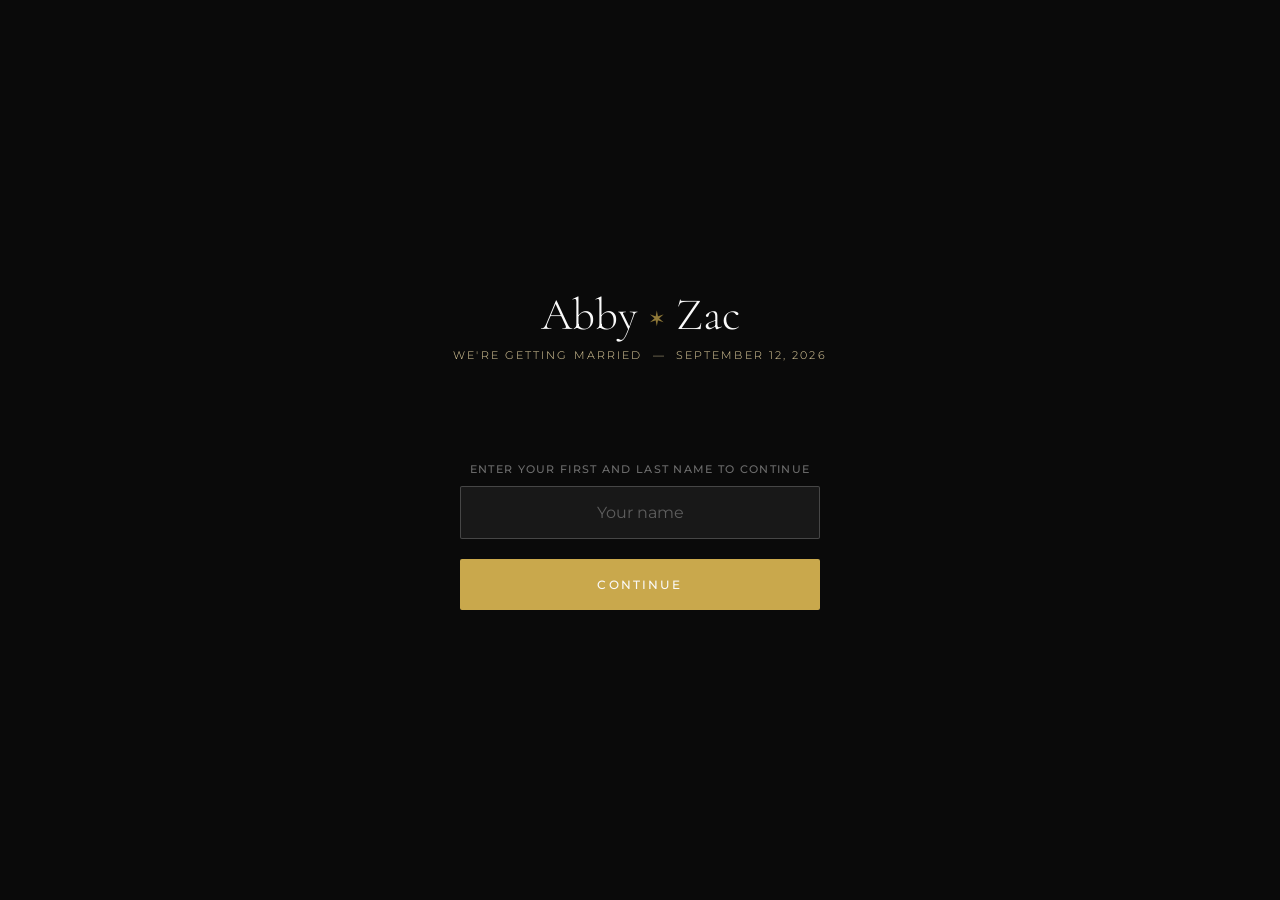
<file: index.html>
<!DOCTYPE html>
<html lang="en">
<head>
  <meta charset="UTF-8" />
  <meta name="viewport" content="width=device-width, initial-scale=1.0" />
  <meta name="color-scheme" content="light only" />
  <title>You're Invited</title>
  <link rel="stylesheet" href="style.css" />
  <style>
    .login-page { gap: 0; }
    .ornament {
      color: var(--gold);
      font-size: 1.4rem;
      margin: 0 10px;
      opacity: 0.7;
    }
    .login-names {
      display: flex;
      align-items: center;
      justify-content: center;
    }
  </style>
</head>
<body style="background-color:#1a1a1a !important; color:#f0f0f0 !important;">

<div class="login-page">

  <!-- Logo / Title -->
  <div style="margin-bottom: 48px; text-align: center;">
    <div class="login-names">
      <p class="login-logo">Abby</p>
      <span class="ornament">&#10038;</span>
      <p class="login-logo">Zac</p>
    </div>
    <p class="login-tagline">We're getting married &nbsp;&mdash;&nbsp; September 12, 2026</p>
  </div>

  <!-- Login Box -->
  <div class="login-box" id="loginBox">
    <div class="input-wrap">
      <label for="nameInput" style="color: rgba(255,255,255,0.4); text-align: center; display: block;">Enter your first and last name to continue</label>
      <input
        type="text"
        id="nameInput"
        placeholder="Your name"
        autocomplete="off"
        autocorrect="off"
        spellcheck="false"
      />
    </div>
    <button class="btn btn-gold" id="enterBtn" onclick="handleLookup()">Continue</button>
    <div class="login-error" id="loginError"></div>
  </div>

  <!-- Disambiguation (multiple households with same name) -->
  <div class="disambiguation" id="disambig">
    <p>We found more than one guest with that name. Please select your household:</p>
    <div id="householdOptions"></div>
    <button class="btn btn-ghost" onclick="resetLogin()" style="color: rgba(255,255,255,0.4); margin-top: 8px;">Go back</button>
  </div>

  <!-- Loading state -->
  <div id="loadingSpinner" class="hidden" style="margin-top: 24px;">
    <div class="spinner"></div>
  </div>

</div>

<script>
  const SCRIPT_URL = "https://script.google.com/macros/s/AKfycbwSxqyTvI2zFYyta8rZTvzchQx0I6oRDtbtVnr-eSIq3Zww2j1f8R4yg1Ipj3TCwrTkCQ/exec";

  // If already logged in, go straight to home
  if (sessionStorage.getItem("householdId")) {
    window.location.href = "home.html";
  }

  const nameInput = document.getElementById("nameInput");
  nameInput.addEventListener("keydown", e => {
    if (e.key === "Enter") handleLookup();
  });

  async function handleLookup() {
    const name = nameInput.value.trim();
    if (!name) return;

    setLoading(true);
    clearError();

    try {
      const res = await fetch(SCRIPT_URL, {
        method: "POST",
        body: JSON.stringify({ action: "lookupGuest", name })
      });
      const data = await res.json();

      if (!data.success) {
        showError("We couldn't find your name on the guest list. Please try a nickname or check your spelling.");
        setLoading(false);
        return;
      }

      if (data.status === "disambiguation") {
        showDisambiguation(data.households, name);
        setLoading(false);
        return;
      }

      // Admin bypass
      if (data.status === "admin") {
        sessionStorage.setItem("adminMode", "true");
        window.location.href = "admin.html";
        return;
      }

      // Found - save session and redirect
      saveSession(data);
      window.location.href = "home.html";

    } catch (err) {
      showError("Something went wrong. Please try again.");
      setLoading(false);
    }
  }

  function showDisambiguation(households, inputName) {
    document.getElementById("loginBox").style.display = "none";
    const disambig = document.getElementById("disambig");
    const options = document.getElementById("householdOptions");
    disambig.style.display = "block";
    options.innerHTML = "";

    households.forEach(h => {
      const div = document.createElement("div");
      div.className = "household-option";
      div.innerHTML = `
        <span>${h.displayName}</span>
        <button onclick="selectHousehold(${h.householdId}, '${inputName}')">Select</button>
      `;
      options.appendChild(div);
    });
  }

  async function selectHousehold(householdId, inputName) {
    setLoading(true);
    try {
      const res = await fetch(SCRIPT_URL, {
        method: "POST",
        body: JSON.stringify({ action: "lookupGuest", name: inputName, forcedHouseholdId: householdId })
      });
      const data = await res.json();
      if (data.success) {
        saveSession(data);
        window.location.href = "home.html";
      } else {
        showError("Something went wrong. Please try again.");
        setLoading(false);
      }
    } catch (err) {
      showError("Something went wrong. Please try again.");
      setLoading(false);
    }
  }

  function saveSession(data) {
    sessionStorage.setItem("householdId", data.householdId);
    sessionStorage.setItem("greeting", data.greeting);
    sessionStorage.setItem("displayName", data.displayName);
    sessionStorage.setItem("quizTaken", data.quizStatus === "Complete");
    sessionStorage.setItem("quizStatus", data.quizStatus || "Not Started");
    sessionStorage.setItem("quizAnswers", JSON.stringify(data.quizAnswers || []));
    sessionStorage.setItem("quizScore", data.quizScore || "");
    sessionStorage.setItem("members", JSON.stringify(data.members));
  }

  function resetLogin() {
    document.getElementById("disambig").style.display = "none";
    document.getElementById("loginBox").style.display = "block";
  }

  function setLoading(state) {
    document.getElementById("loadingSpinner").classList.toggle("hidden", !state);
    document.getElementById("enterBtn").disabled = state;
  }

  function showError(msg) {
    const el = document.getElementById("loginError");
    el.textContent = msg;
    el.style.display = "block";
  }

  function clearError() {
    const el = document.getElementById("loginError");
    el.textContent = "";
    el.style.display = "none";
  }
</script>

</body>
</html>
</file>
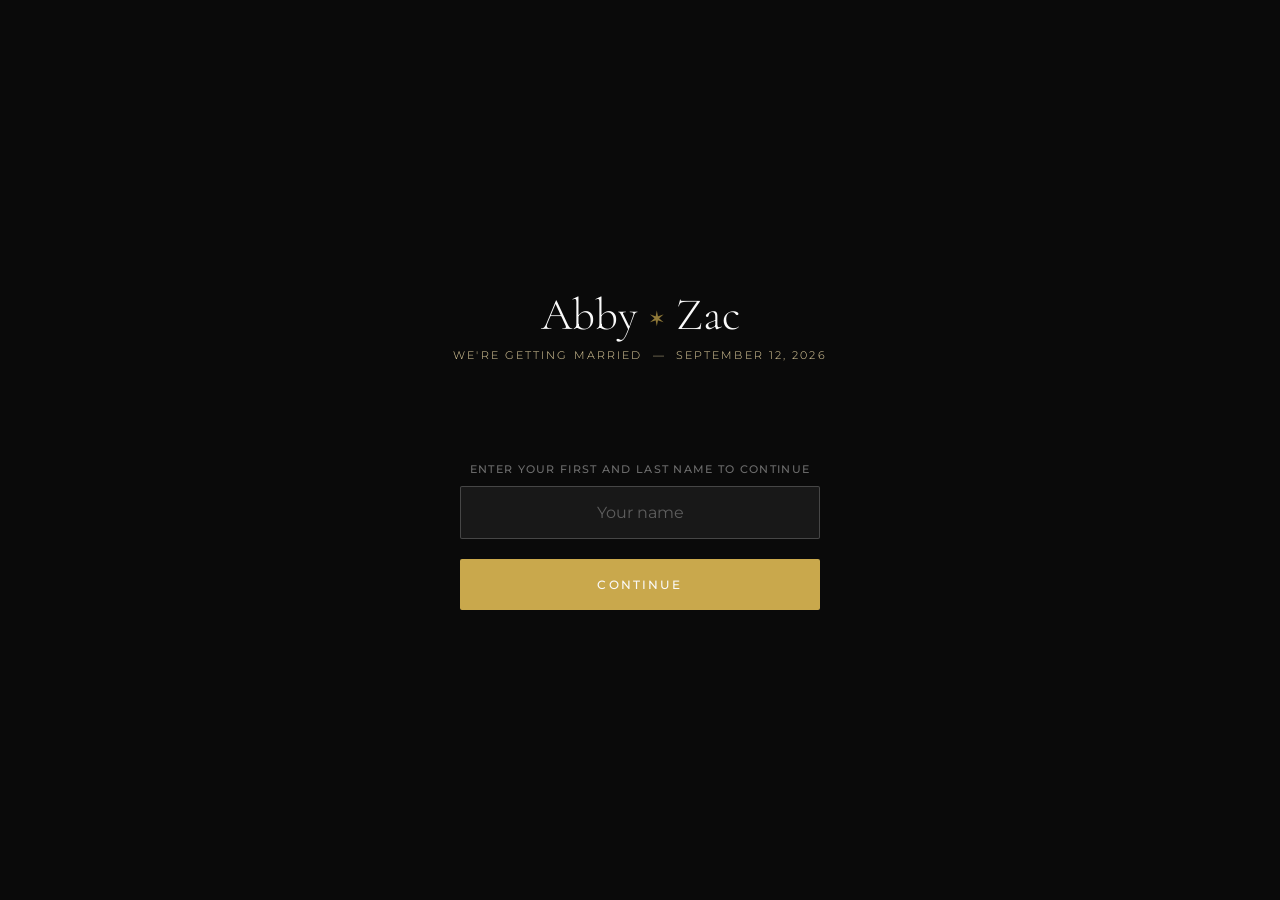
<file: about.html>
<!DOCTYPE html>
<html lang="en">
<head>
  <meta charset="UTF-8" />
  <meta name="viewport" content="width=device-width, initial-scale=1.0" />
  <meta name="color-scheme" content="light only" />
  <title>About Us</title>
  <link rel="stylesheet" href="style.css" />
</head>
<body style="background-color:#1a1a1a !important; color:#f0f0f0 !important;">

<div class="page">

  <div class="page-header">
    <a href="home.html" class="back-btn">&#8592; Back</a>
    <h1>About Us</h1>
    <p class="subtitle">Abby &amp; Zac</p>
  </div>

  <div class="content">

    <!-- Couple Photo -->
    <img
      src="couple-about.jpg"
      alt="Abby and Zac"
      class="about-photo"
      onerror="this.style.display='none'"
    />

    <!-- How We Met -->
    <div class="about-section">
      <h3>How It Started - by Zac</h3>
      <p>
        Back in 2019, a teammate of mine told me that he and his girlfriend had a friend who wanted to meet me. 
        He invited me to go out with them one night to introduce the two of us. I showed up that night and, well, 
        I don't think she wanted to meet me as badly as they said. To my surprise there was another girl tagging 
        along with us named Abby. As I introduced myself to her and got to know her I remember thinking 
        that there was something about her that I liked, something about her that just clicked. I recall telling my friend 
        later into the night "Man this is going terrible. But what's the deal with Abby? I like her".. but was told 
        she was in a long term relationship. <br>
        <br>
        Fast forward 6 months. I posted a picture to my Instagram story and Abby replied. Come to find out she was now single 
        so I asked her out on a date. I was travelling full time so I was out of town every weekend. Our first date was on a 
        Thursday night. It went really well and I was hoping to go on a second, but was worried about my schedule and hers 
        as she lived over an hour away. The day after our first date, I flew to Atlanta for a race. Shortly after 
        arriving we were told the race was cancelled because of a pandemic that was breaking out so we flew back home. I texted 
        Abby on the way back "How about a second date this weekend?" and the rest was history. <br>
        <br>
        Oh, and my teammate's girlfriend and friend from the first story? Both in the wedding party. I'm a big believer that 
        everything happens for a reason and without that awkward night I would have never married the love of my life.
      </p>
    </div>

    <div class="divider"><span>&#10038;</span></div>

    <!-- Our Story -->
    <div class="about-section">
      <h3>Our Story</h3>
      <p>
        [Share a bit about your journey as a couple — highlights, milestones,
        funny moments, adventures. This is your chance to let guests get to
        know you both a little better.]
      </p>
    </div>

    <div class="divider"><span>&#10038;</span></div>


    <!-- Quote or closing note -->
    <div style="text-align:center; padding: 8px 0 16px;">
      <p style="font-family:'Cormorant Garamond',serif; font-size:1.4rem; font-style:italic; color:#cccccc; line-height:1.6;">
        "So they are no longer two, but one flesh. Therefore what God has joined together, let no one separate." - Matthew 19:6
      </p>
    </div>

  </div>
</div>

<script>
  if (!sessionStorage.getItem("householdId")) {
    window.location.href = "index.html";
  }
</script>

</body>
</html>
</file>
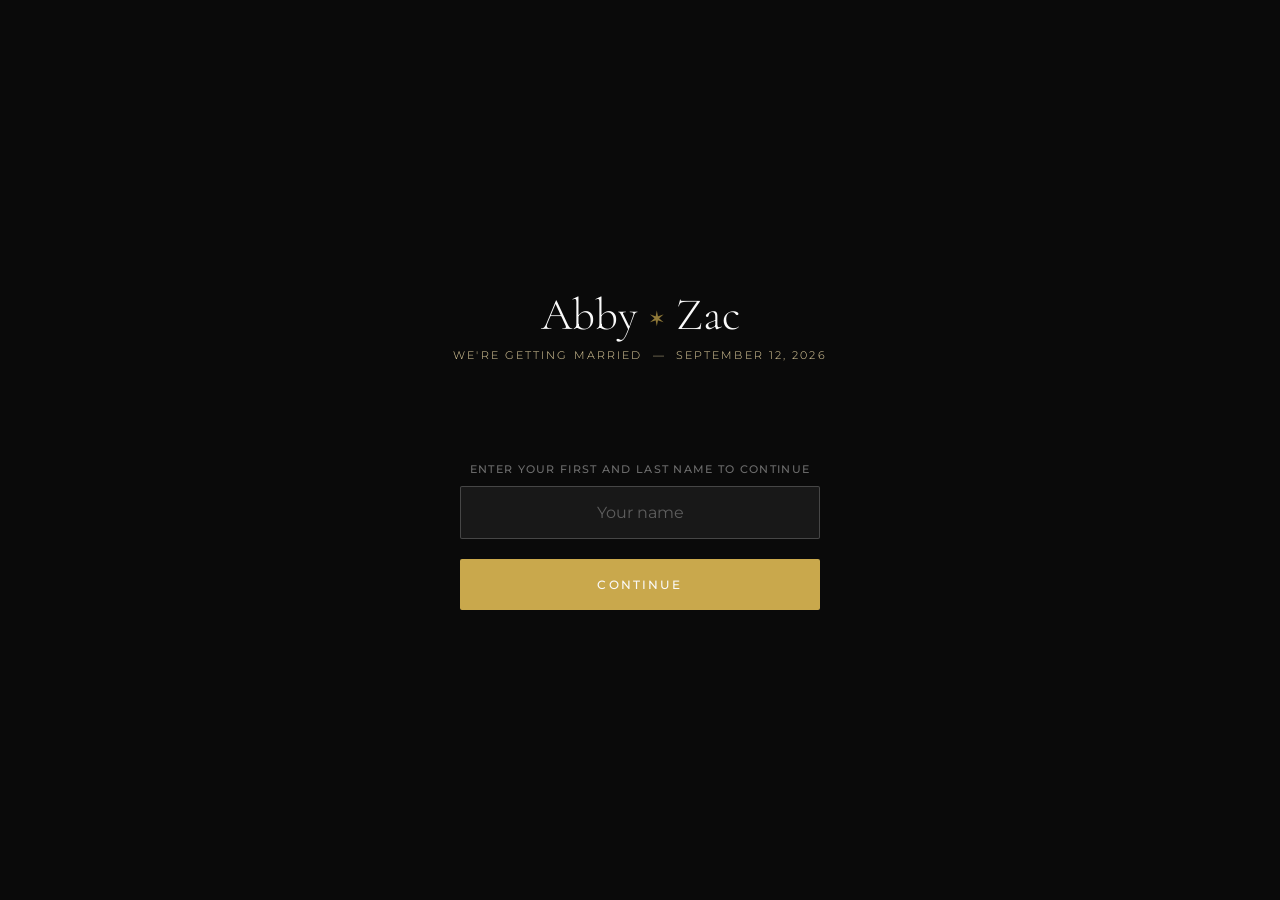
<file: admin-quiz.html>
<!DOCTYPE html>
<html lang="en">
<head>
  <meta charset="UTF-8" />
  <meta name="viewport" content="width=device-width, initial-scale=1.0" />
  <meta name="color-scheme" content="light only" />
  <title>Quiz Results</title>
  <link rel="stylesheet" href="style.css" />
  <style>
    .stat-grid {
      display: grid;
      grid-template-columns: repeat(3, 1fr);
      gap: 12px;
      margin-bottom: 24px;
    }
    .stat-box {
      background: var(--card-bg);
      border: 1px solid var(--light-gray);
      border-radius: 4px;
      padding: 16px 12px;
      text-align: center;
    }
    .stat-num {
      font-family: 'Cormorant Garamond', serif;
      font-size: 2.2rem;
      font-weight: 400;
      line-height: 1;
      margin-bottom: 6px;
      color: var(--gold-light);
    }
    .stat-label {
      font-size: 0.65rem;
      letter-spacing: 0.12em;
      text-transform: uppercase;
      color: #aaaaaa;
    }
    .leaderboard-item {
      display: flex;
      align-items: center;
      gap: 16px;
      padding: 14px 20px;
      border-bottom: 1px solid var(--light-gray);
    }
    .leaderboard-item:last-child { border-bottom: none; }
    .score-bar-wrap {
      flex: 1;
    }
    .score-bar-bg {
      height: 4px;
      background: var(--light-gray);
      border-radius: 2px;
      margin-top: 6px;
      overflow: hidden;
    }
    .score-bar-fill {
      height: 100%;
      background: var(--gold);
      border-radius: 2px;
      transition: width 0.5s ease;
    }
    .incomplete-item {
      padding: 10px 20px;
      border-bottom: 1px solid var(--light-gray);
      font-size: 0.85rem;
      color: #888;
      display: flex;
      justify-content: space-between;
    }
    .incomplete-item:last-child { border-bottom: none; }
    .section-header {
      font-size: 0.65rem;
      letter-spacing: 0.15em;
      text-transform: uppercase;
      color: var(--gold);
      padding: 10px 16px 6px;
      border-bottom: 1px solid var(--light-gray);
      font-family: 'Montserrat', sans-serif;
    }
  </style>
</head>
<body style="background-color:#1a1a1a !important; color:#ffffff !important;">

<div class="page">
  <div class="page-header">
    <a href="admin.html" class="back-btn">&#8592; Back</a>
    <h1>Quiz Results</h1>
    <p class="subtitle" id="subtitle">Loading...</p>
  </div>

  <div class="content">

    <div id="loadingState" style="text-align:center; padding:48px 0;">
      <div class="spinner"></div>
      <p style="color:#cccccc; font-size:0.85rem; margin-top:16px;">Fetching results...</p>
    </div>

    <div id="mainContent" class="hidden">

      <!-- Stats -->
      <div class="stat-grid">
        <div class="stat-box">
          <div class="stat-num" id="statCompleted">—</div>
          <div class="stat-label">Completed</div>
        </div>
        <div class="stat-box">
          <div class="stat-num" id="statAvg">—</div>
          <div class="stat-label">Avg Score</div>
        </div>
        <div class="stat-box">
          <div class="stat-num" id="statTop">—</div>
          <div class="stat-label">Top Score</div>
        </div>
      </div>

      <!-- Leaderboard -->
      <div class="card" style="padding:0; overflow:hidden; margin-bottom:24px;">
        <div class="section-header">Completed — Ranked</div>
        <div id="leaderboardList"></div>
      </div>

      <!-- Not yet taken -->
      <div class="card" style="padding:0; overflow:hidden;">
        <div class="section-header" id="notTakenHeader">Not Yet Taken</div>
        <div id="notTakenList"></div>
      </div>

    </div>
  </div>
</div>

<script>
  if (sessionStorage.getItem("adminMode") !== "true") window.location.href = "index.html";

  const SCRIPT_URL = "https://script.google.com/macros/s/AKfycbwSxqyTvI2zFYyta8rZTvzchQx0I6oRDtbtVnr-eSIq3Zww2j1f8R4yg1Ipj3TCwrTkCQ/exec";

  async function load() {
    try {
      const res = await fetch(SCRIPT_URL, {
        method: "POST",
        body: JSON.stringify({ action: "adminGetQuiz" })
      });
      const data = await res.json();
      if (!data.success) throw new Error();
      render(data.households, data.totalQuestions);
      document.getElementById("loadingState").classList.add("hidden");
      document.getElementById("mainContent").classList.remove("hidden");
    } catch (e) {
      document.getElementById("loadingState").innerHTML =
        '<p style="color:#e87070;">Failed to load. Check Apps Script deployment.</p>';
    }
  }

  function render(households, totalQ) {
    const completed = households.filter(h => h.quizStatus === "Complete");
    const notTaken  = households.filter(h => h.quizStatus !== "Complete");

    completed.sort((a, b) => b.quizScore - a.quizScore);

    const avg = completed.length
      ? (completed.reduce((s, h) => s + h.quizScore, 0) / completed.length).toFixed(1)
      : "—";
    const top = completed.length ? completed[0].quizScore : "—";

    document.getElementById("statCompleted").textContent = completed.length;
    document.getElementById("statAvg").textContent = avg !== "—" ? `${avg}` : "—";
    document.getElementById("statTop").textContent = top !== "—" ? `${top}/${totalQ}` : "—";
    document.getElementById("subtitle").textContent =
      `${completed.length} of ${households.length} households completed`;

    // Leaderboard
    const list = document.getElementById("leaderboardList");
    list.innerHTML = "";
    if (completed.length === 0) {
      list.innerHTML = '<div style="padding:16px; color:#888; font-size:0.85rem;">No completions yet.</div>';
    }
    completed.forEach((h, i) => {
      const rank = i + 1;
      const symbol = rank === 1 ? "🥇" : rank === 2 ? "🥈" : rank === 3 ? "🥉" : rank;
      const pct = Math.round((h.quizScore / totalQ) * 100);
      const row = document.createElement("div");
      row.className = "leaderboard-item";
      row.innerHTML = `
        <div style="font-family:'Cormorant Garamond',serif; font-size:1.4rem; width:28px; text-align:center; color:var(--gold); flex-shrink:0;">${symbol}</div>
        <div class="score-bar-wrap">
          <div style="display:flex; justify-content:space-between; align-items:baseline;">
            <span style="font-family:'Cormorant Garamond',serif; font-size:1.05rem;">${h.displayName}</span>
            <span style="font-size:0.85rem; color:#aaa;">${h.quizScore}/${totalQ}</span>
          </div>
          <div class="score-bar-bg">
            <div class="score-bar-fill" style="width:${pct}%"></div>
          </div>
        </div>
      `;
      list.appendChild(row);
    });

    // Not taken
    document.getElementById("notTakenHeader").textContent =
      `Not Yet Taken (${notTaken.length})`;
    const ntList = document.getElementById("notTakenList");
    ntList.innerHTML = "";
    if (notTaken.length === 0) {
      ntList.innerHTML = '<div style="padding:16px; color:#888; font-size:0.85rem;">Everyone has taken the quiz! 🎉</div>';
    }
    notTaken.forEach(h => {
      const row = document.createElement("div");
      row.className = "incomplete-item";
      const statusLabel = h.quizStatus === "In Progress" ? "In Progress" : "Not Started";
      const statusColor = h.quizStatus === "In Progress" ? "#e8d5a3" : "#888";
      row.innerHTML = `
        <span>${h.displayName}</span>
        <span style="color:${statusColor}; font-size:0.72rem; letter-spacing:0.08em; text-transform:uppercase;">${statusLabel}</span>
      `;
      ntList.appendChild(row);
    });
  }

  load();
</script>

</body>
</html>
</file>
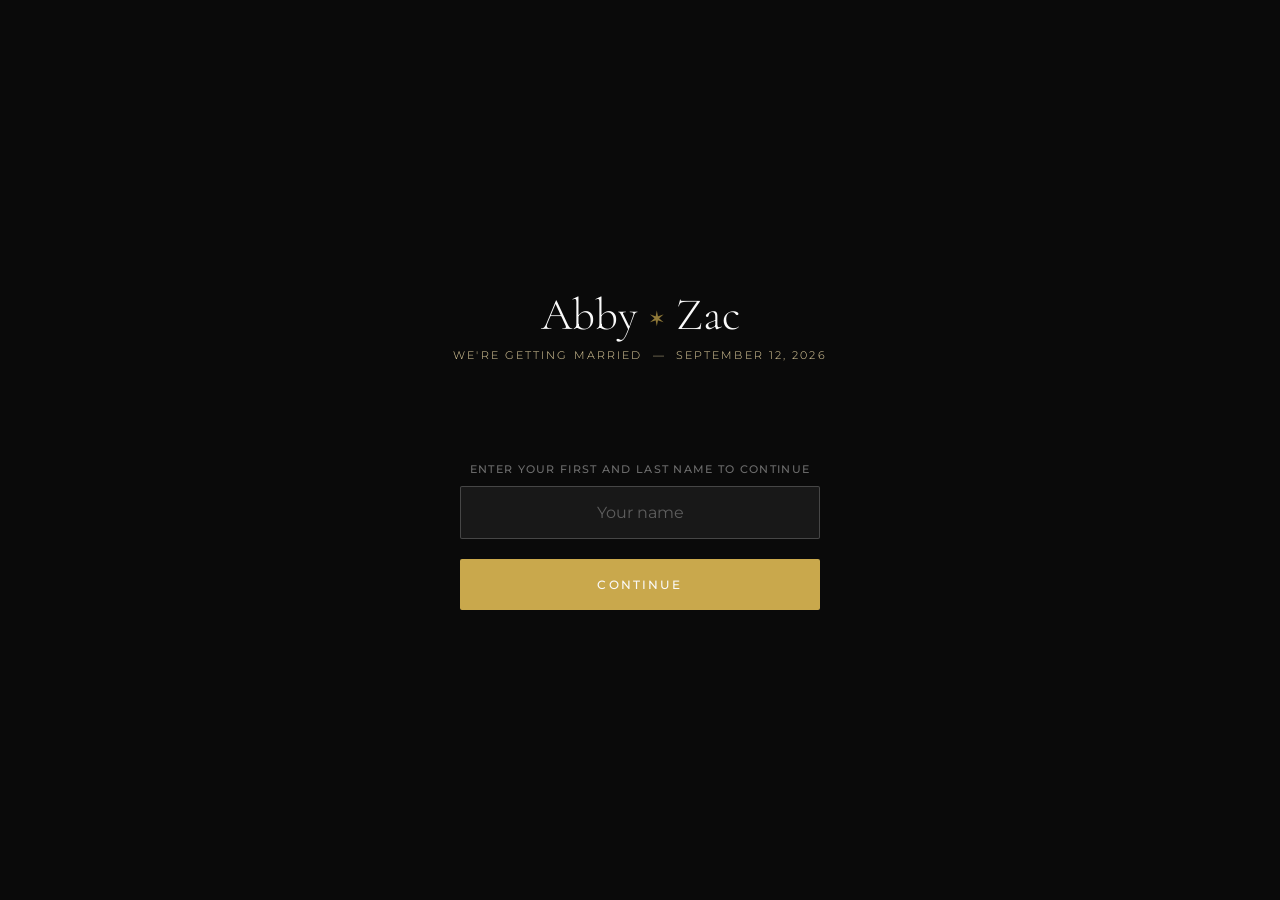
<file: admin-rsvp.html>
<!DOCTYPE html>
<html lang="en">
<head>
  <meta charset="UTF-8" />
  <meta name="viewport" content="width=device-width, initial-scale=1.0" />
  <meta name="color-scheme" content="light only" />
  <title>RSVP Results</title>
  <link rel="stylesheet" href="style.css" />
  <style>
    .stat-grid {
      display: grid;
      grid-template-columns: repeat(3, 1fr);
      gap: 12px;
      margin-bottom: 24px;
    }
    .stat-box {
      background: var(--card-bg);
      border: 1px solid var(--light-gray);
      border-radius: 4px;
      padding: 16px 12px;
      text-align: center;
    }
    .stat-num {
      font-family: 'Cormorant Garamond', serif;
      font-size: 2.2rem;
      font-weight: 400;
      line-height: 1;
      margin-bottom: 6px;
    }
    .stat-label {
      font-size: 0.65rem;
      letter-spacing: 0.12em;
      text-transform: uppercase;
      color: #aaaaaa;
    }
    .stat-num.yes  { color: #7ecba1; }
    .stat-num.no   { color: #e87070; }
    .stat-num.pending { color: #e8d5a3; }

    .chart-wrap {
      display: flex;
      justify-content: center;
      margin-bottom: 28px;
    }
    canvas { max-width: 220px; }

    .tab-bar {
      display: flex;
      gap: 0;
      margin-bottom: 20px;
      border: 1px solid var(--light-gray);
      border-radius: 4px;
      overflow: hidden;
    }
    .tab-btn {
      flex: 1;
      padding: 12px;
      background: transparent;
      border: none;
      color: #aaaaaa;
      font-family: 'Montserrat', sans-serif;
      font-size: 0.7rem;
      letter-spacing: 0.1em;
      text-transform: uppercase;
      cursor: pointer;
      border-right: 1px solid var(--light-gray);
      transition: all 0.2s;
    }
    .tab-btn:last-child { border-right: none; }
    .tab-btn.active {
      background: var(--card-bg);
      color: #ffffff;
    }

    .guest-list { margin-bottom: 8px; }
    .guest-item {
      padding: 10px 16px;
      border-bottom: 1px solid var(--light-gray);
      font-size: 0.88rem;
      display: flex;
      justify-content: space-between;
      align-items: center;
    }
    .guest-item:last-child { border-bottom: none; }
    .guest-household {
      font-size: 0.72rem;
      color: #888;
      margin-top: 2px;
    }
    .badge {
      font-size: 0.65rem;
      letter-spacing: 0.08em;
      text-transform: uppercase;
      padding: 3px 8px;
      border-radius: 2px;
      font-weight: 500;
    }
    .badge-yes     { background: #1a3d2e; color: #7ecba1; }
    .badge-no      { background: #3d1a1a; color: #e87070; }
    .badge-pending { background: #2a2a1a; color: #e8d5a3; }

    .section-header {
      font-size: 0.65rem;
      letter-spacing: 0.15em;
      text-transform: uppercase;
      color: var(--gold);
      padding: 10px 16px 6px;
      border-bottom: 1px solid var(--light-gray);
      font-family: 'Montserrat', sans-serif;
    }
  </style>
</head>
<body style="background-color:#1a1a1a !important; color:#ffffff !important;">

<div class="page">
  <div class="page-header">
    <a href="admin.html" class="back-btn">&#8592; Back</a>
    <h1>RSVP Results</h1>
    <p class="subtitle" id="lastUpdated">Loading...</p>
  </div>

  <div class="content">

    <!-- Loading -->
    <div id="loadingState" style="text-align:center; padding:48px 0;">
      <div class="spinner"></div>
      <p style="color:#cccccc; font-size:0.85rem; margin-top:16px;">Fetching responses...</p>
    </div>

    <div id="mainContent" class="hidden">

      <!-- Stat boxes -->
      <div class="stat-grid">
        <div class="stat-box">
          <div class="stat-num yes" id="countYes">—</div>
          <div class="stat-label">Attending</div>
        </div>
        <div class="stat-box">
          <div class="stat-num no" id="countNo">—</div>
          <div class="stat-label">Not Attending</div>
        </div>
        <div class="stat-box">
          <div class="stat-num pending" id="countPending">—</div>
          <div class="stat-label">No Response</div>
        </div>
      </div>

      <!-- Pie chart -->
      <div class="chart-wrap">
        <canvas id="rsvpChart" width="220" height="220"></canvas>
      </div>

      <!-- Household vs Individual toggle -->
      <div class="tab-bar">
        <button class="tab-btn active" id="tabIndividual" onclick="showTab('individual')">By Individual</button>
        <button class="tab-btn" id="tabHousehold" onclick="showTab('household')">By Household</button>
      </div>

      <!-- Individual view -->
      <div id="viewIndividual">
        <div class="card" style="padding:0; overflow:hidden;" id="listIndividual"></div>
      </div>

      <!-- Household view -->
      <div id="viewHousehold" class="hidden">
        <div class="card" style="padding:0; overflow:hidden;" id="listHousehold"></div>
      </div>

    </div>
  </div>
</div>

<script>
  if (sessionStorage.getItem("adminMode") !== "true") window.location.href = "index.html";

  const SCRIPT_URL = "https://script.google.com/macros/s/AKfycbwSxqyTvI2zFYyta8rZTvzchQx0I6oRDtbtVnr-eSIq3Zww2j1f8R4yg1Ipj3TCwrTkCQ/exec";

  let allData = [];
  let currentTab = "individual";

  async function load() {
    try {
      const res = await fetch(SCRIPT_URL, {
        method: "POST",
        body: JSON.stringify({ action: "adminGetRSVP" })
      });
      const data = await res.json();
      if (!data.success) throw new Error();
      allData = data.guests;
      document.getElementById("lastUpdated").textContent =
        `${allData.length} guests · updated just now`;
      render();
      document.getElementById("loadingState").classList.add("hidden");
      document.getElementById("mainContent").classList.remove("hidden");
    } catch (e) {
      document.getElementById("loadingState").innerHTML =
        '<p style="color:#e87070;">Failed to load data. Check Apps Script deployment.</p>';
    }
  }

  function render() {
    const yes     = allData.filter(g => g.rsvpStatus === "Will Attend");
    const no      = allData.filter(g => g.rsvpStatus === "Will Not Attend");
    const pending = allData.filter(g => g.rsvpStatus !== "Will Attend" && g.rsvpStatus !== "Will Not Attend");

    document.getElementById("countYes").textContent     = yes.length;
    document.getElementById("countNo").textContent      = no.length;
    document.getElementById("countPending").textContent = pending.length;

    drawChart(yes.length, no.length, pending.length);
    renderIndividual(yes, no, pending);
    renderHousehold();
  }

  function drawChart(yes, no, pending) {
    const canvas = document.getElementById("rsvpChart");
    const ctx = canvas.getContext("2d");
    const total = yes + no + pending;
    if (total === 0) return;

    const cx = 110, cy = 110, r = 90;
    const slices = [
      { value: yes,     color: "#2d6a4f" },
      { value: no,      color: "#c0392b" },
      { value: pending, color: "#8a7a3a" },
    ].filter(s => s.value > 0);

    let startAngle = -Math.PI / 2;
    slices.forEach(s => {
      const sweep = (s.value / total) * 2 * Math.PI;
      ctx.beginPath();
      ctx.moveTo(cx, cy);
      ctx.arc(cx, cy, r, startAngle, startAngle + sweep);
      ctx.closePath();
      ctx.fillStyle = s.color;
      ctx.fill();
      startAngle += sweep;
    });

    // Center hole (donut)
    ctx.beginPath();
    ctx.arc(cx, cy, 48, 0, 2 * Math.PI);
    ctx.fillStyle = "#1a1a1a";
    ctx.fill();

    // Center text
    ctx.fillStyle = "#ffffff";
    ctx.font = "bold 28px 'Cormorant Garamond', serif";
    ctx.textAlign = "center";
    ctx.textBaseline = "middle";
    ctx.fillText(total, cx, cy - 8);
    ctx.font = "11px Montserrat, sans-serif";
    ctx.fillStyle = "#aaaaaa";
    ctx.fillText("TOTAL", cx, cy + 14);
  }

  function badgeHtml(status) {
    if (status === "Will Attend")     return '<span class="badge badge-yes">Attending</span>';
    if (status === "Will Not Attend") return '<span class="badge badge-no">Not Attending</span>';
    return '<span class="badge badge-pending">No Response</span>';
  }

  function renderIndividual(yes, no, pending) {
    const container = document.getElementById("listIndividual");
    container.innerHTML = "";
    const sections = [
      { label: `Attending (${yes.length})`,     guests: yes },
      { label: `Not Attending (${no.length})`,  guests: no },
      { label: `No Response (${pending.length})`, guests: pending },
    ];
    sections.forEach(s => {
      if (s.guests.length === 0) return;
      const header = document.createElement("div");
      header.className = "section-header";
      header.textContent = s.label;
      container.appendChild(header);
      s.guests.forEach(g => {
        const row = document.createElement("div");
        row.className = "guest-item";
        row.innerHTML = `
          <div>
            <div>${g.fullName}</div>
            <div class="guest-household">${g.displayName}</div>
          </div>
          ${badgeHtml(g.rsvpStatus)}
        `;
        container.appendChild(row);
      });
    });
  }

  function renderHousehold() {
    // Group by household
    const households = {};
    allData.forEach(g => {
      if (!households[g.householdId]) {
        households[g.householdId] = { displayName: g.displayName, members: [] };
      }
      households[g.householdId].members.push(g);
    });

    // Sort: fully responded yes first, then mixed, then no, then pending
    const sorted = Object.values(households).sort((a, b) => {
      const statusScore = h => {
        const statuses = h.members.map(m => m.rsvpStatus);
        if (statuses.every(s => s === "Will Attend")) return 0;
        if (statuses.every(s => s === "Will Not Attend")) return 2;
        if (statuses.some(s => s !== "Will Attend" && s !== "Will Not Attend")) return 3;
        return 1;
      };
      return statusScore(a) - statusScore(b);
    });

    const container = document.getElementById("listHousehold");
    container.innerHTML = "";

    sorted.forEach(h => {
      const allYes     = h.members.every(m => m.rsvpStatus === "Will Attend");
      const allNo      = h.members.every(m => m.rsvpStatus === "Will Not Attend");
      const anyPending = h.members.some(m => m.rsvpStatus !== "Will Attend" && m.rsvpStatus !== "Will Not Attend");
      const status = allYes ? "Will Attend" : allNo ? "Will Not Attend" : anyPending ? "Pending" : "Mixed";

      const row = document.createElement("div");
      row.className = "guest-item";
      row.style.flexDirection = "column";
      row.style.alignItems = "flex-start";
      row.style.gap = "8px";
      row.innerHTML = `
        <div style="display:flex; justify-content:space-between; width:100%; align-items:center;">
          <div style="font-family:'Cormorant Garamond',serif; font-size:1.05rem;">${h.displayName}</div>
          ${badgeHtml(status)}
        </div>
        <div style="display:flex; flex-wrap:wrap; gap:6px;">
          ${h.members.map(m => `
            <span style="font-size:0.78rem; color:#aaa; background:#2a2a2a; padding:3px 8px; border-radius:2px;">
              ${m.fullName.split(" ")[0]} ${badgeHtml(m.rsvpStatus)}
            </span>
          `).join("")}
        </div>
      `;
      container.appendChild(row);
    });
  }

  function showTab(tab) {
    currentTab = tab;
    document.getElementById("viewIndividual").classList.toggle("hidden", tab !== "individual");
    document.getElementById("viewHousehold").classList.toggle("hidden", tab !== "household");
    document.getElementById("tabIndividual").classList.toggle("active", tab === "individual");
    document.getElementById("tabHousehold").classList.toggle("active", tab === "household");
  }

  load();
</script>

</body>
</html>
</file>
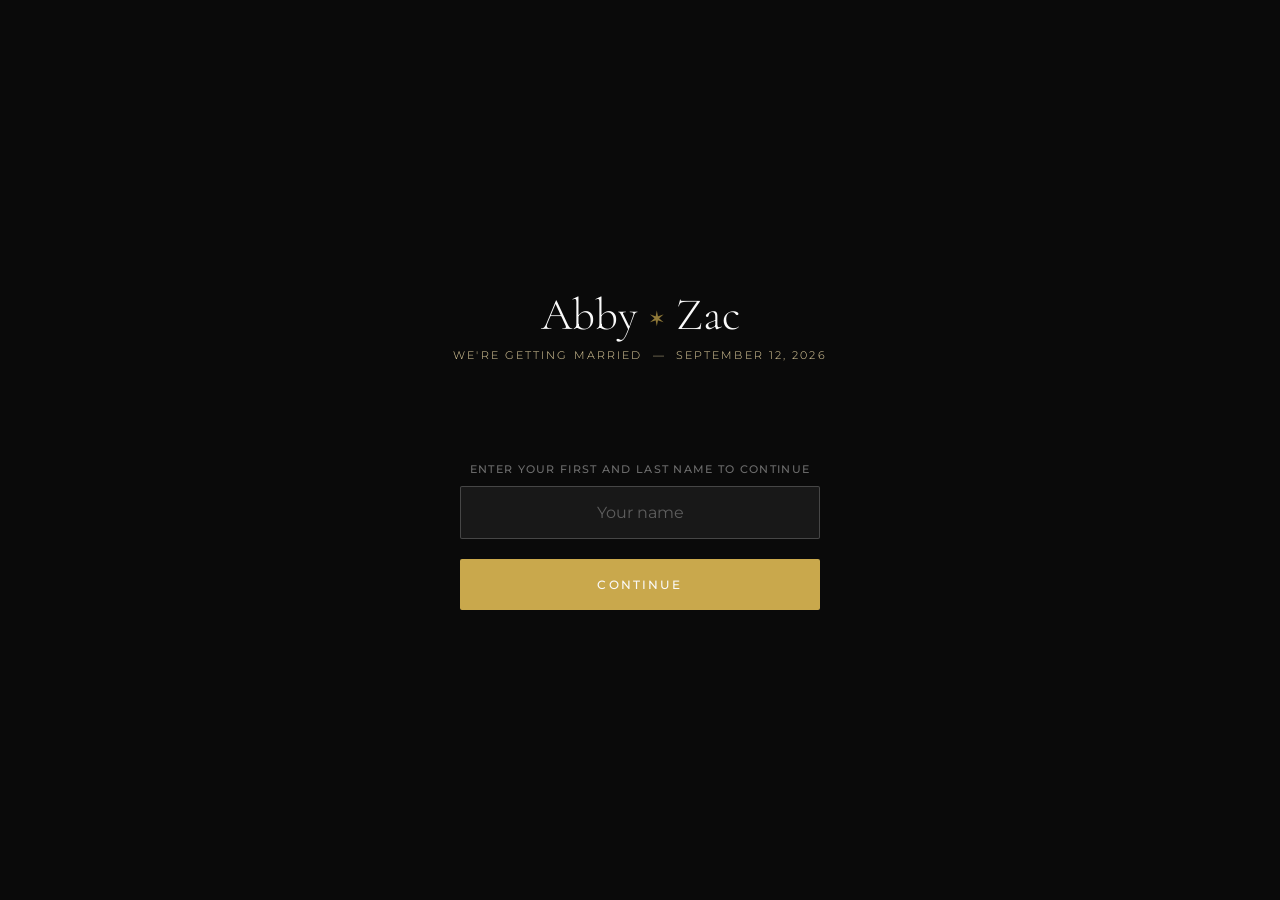
<file: admin.html>
<!DOCTYPE html>
<html lang="en">
<head>
  <meta charset="UTF-8" />
  <meta name="viewport" content="width=device-width, initial-scale=1.0" />
  <meta name="color-scheme" content="light only" />
  <title>Admin</title>
  <link rel="stylesheet" href="style.css" />
</head>
<body style="background-color:#1a1a1a !important; color:#ffffff !important;">

<div class="page">

  <div class="page-header">
    <h1>Admin Panel</h1>
    <p class="subtitle">Abby &amp; Zac &nbsp;&#10038;&nbsp; September 12, 2026</p>
  </div>

  <div class="nav-buttons">
    <a href="admin-rsvp.html" class="btn btn-primary">RSVP Results</a>
    <a href="admin-quiz.html" class="btn btn-gold">Quiz Results</a>
    <button class="btn btn-outline" onclick="logout()">Log Out</button>
  </div>

</div>

<script>
  if (sessionStorage.getItem("adminMode") !== "true") {
    window.location.href = "index.html";
  }

  function logout() {
    sessionStorage.clear();
    window.location.href = "index.html";
  }
</script>

</body>
</html>
</file>
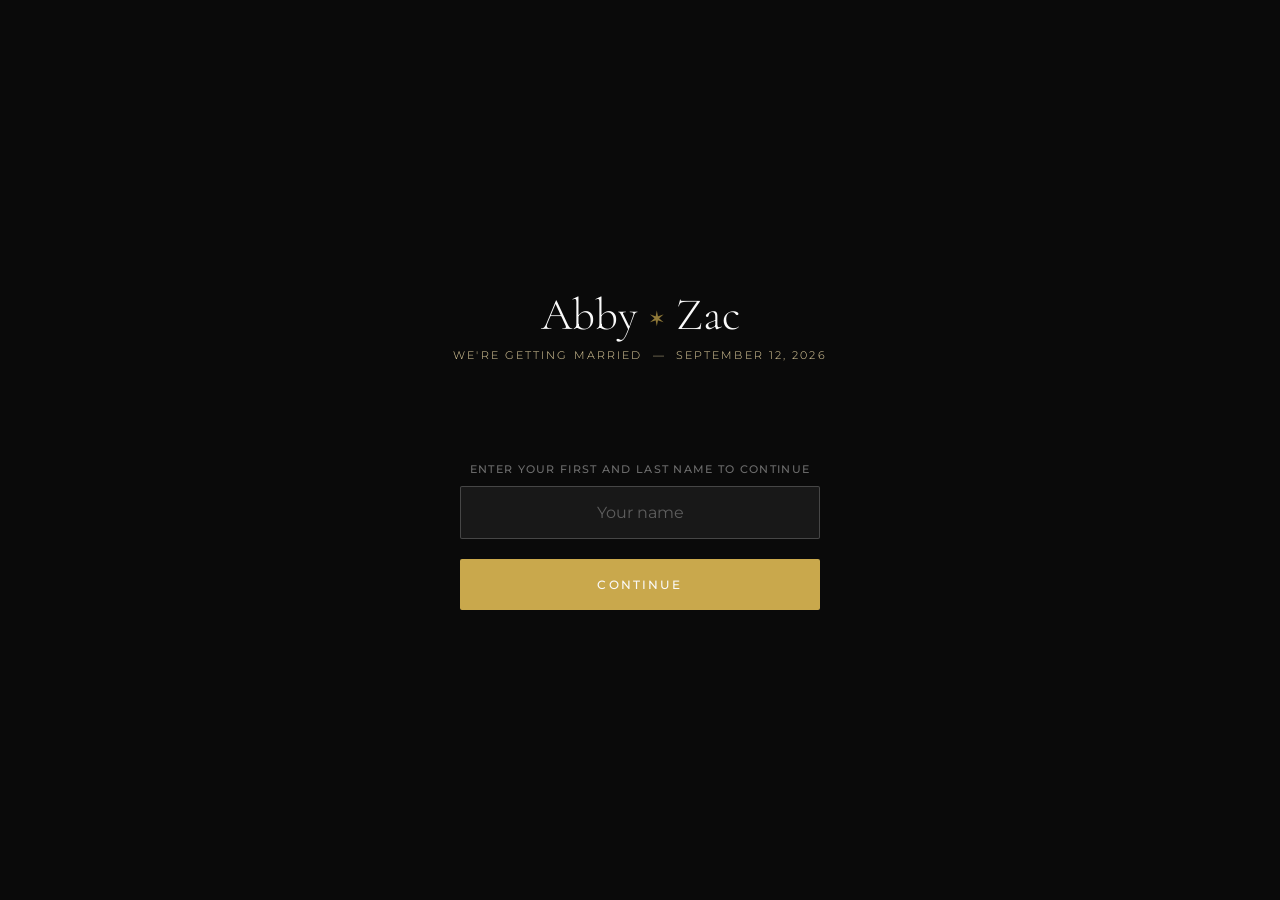
<file: home.html>
<!DOCTYPE html>
<html lang="en">
<head>
  <meta charset="UTF-8" />
  <meta name="viewport" content="width=device-width, initial-scale=1.0" />
  <meta name="color-scheme" content="light only" />
  <title>Our Wedding</title>
  <link rel="stylesheet" href="style.css" />
</head>
<body style="background-color:#1a1a1a !important; color:#f0f0f0 !important;">

<div class="page">

  <!-- Hero with photo and greeting overlay -->
  <div class="hero">
    <img src="couple.jpg" alt="Couple photo" id="heroPhoto" onerror="this.style.display='none'" />
    <div class="hero-overlay">
      <span class="hero-greeting" id="greetingText">Hi there!</span>
      <span class="hero-title">Welcome to the wedding of<br/><strong style="font-weight:400;">Abby &amp; Zac</strong></span>
      <span class="hero-date">September 12, 2026 &nbsp;·&nbsp; Central Park of Eolia</span>
    </div>
  </div>

  <!-- Navigation Buttons -->
  <div class="nav-buttons">
    <a href="rsvp.html" class="btn btn-primary" id="rsvpBtn">RSVP</a>
    <a href="info.html" class="btn btn-outline">Wedding Info</a>
    <a href="registry.html" class="btn btn-outline">Registry</a>
    <div style="display:flex; gap:14px;">
      <a href="about.html" class="btn btn-outline" style="flex:1;">About Us</a>
      <a href="wedding-party.html" class="btn btn-outline" style="flex:1;">Wedding Party</a>
    </div>
    <a href="quiz.html" class="btn btn-gold" id="quizBtn">Take the Quiz</a>
  </div>

  <!-- Footer -->
  <div style="text-align:center; padding: 0 24px 32px; color: #cccccc;">
    <p style="font-family:'Cormorant Garamond',serif; font-size:0.85rem; letter-spacing:0.05em;">
      Abby &amp; Zac &nbsp;&#10038;&nbsp; 2026
    </p>
  </div>

</div>

<script>
  // Redirect to login if no session
  if (!sessionStorage.getItem("householdId")) {
    window.location.href = "index.html";
  }

  const greeting = sessionStorage.getItem("greeting") || "there";
  const quizTaken = sessionStorage.getItem("quizTaken") === "true";

  // Set greeting
  document.getElementById("greetingText").textContent = `Hi ${greeting}!`;

  // Update quiz button if already taken
  if (quizTaken) {
    const quizBtn = document.getElementById("quizBtn");
    quizBtn.textContent = "View Leaderboard";
    quizBtn.href = "leaderboard.html";
  }

  // Highlight RSVP button if not yet RSVPed
  const members = JSON.parse(sessionStorage.getItem("members") || "[]");
  const hasRsvped = members.some(m => m.rsvpStatus !== "Pending");
  if (hasRsvped) {
    const rsvpBtn = document.getElementById("rsvpBtn");
    rsvpBtn.textContent = "Update RSVP";
    rsvpBtn.classList.replace("btn-primary", "btn-outline");
  }
</script>

</body>
</html>
</file>
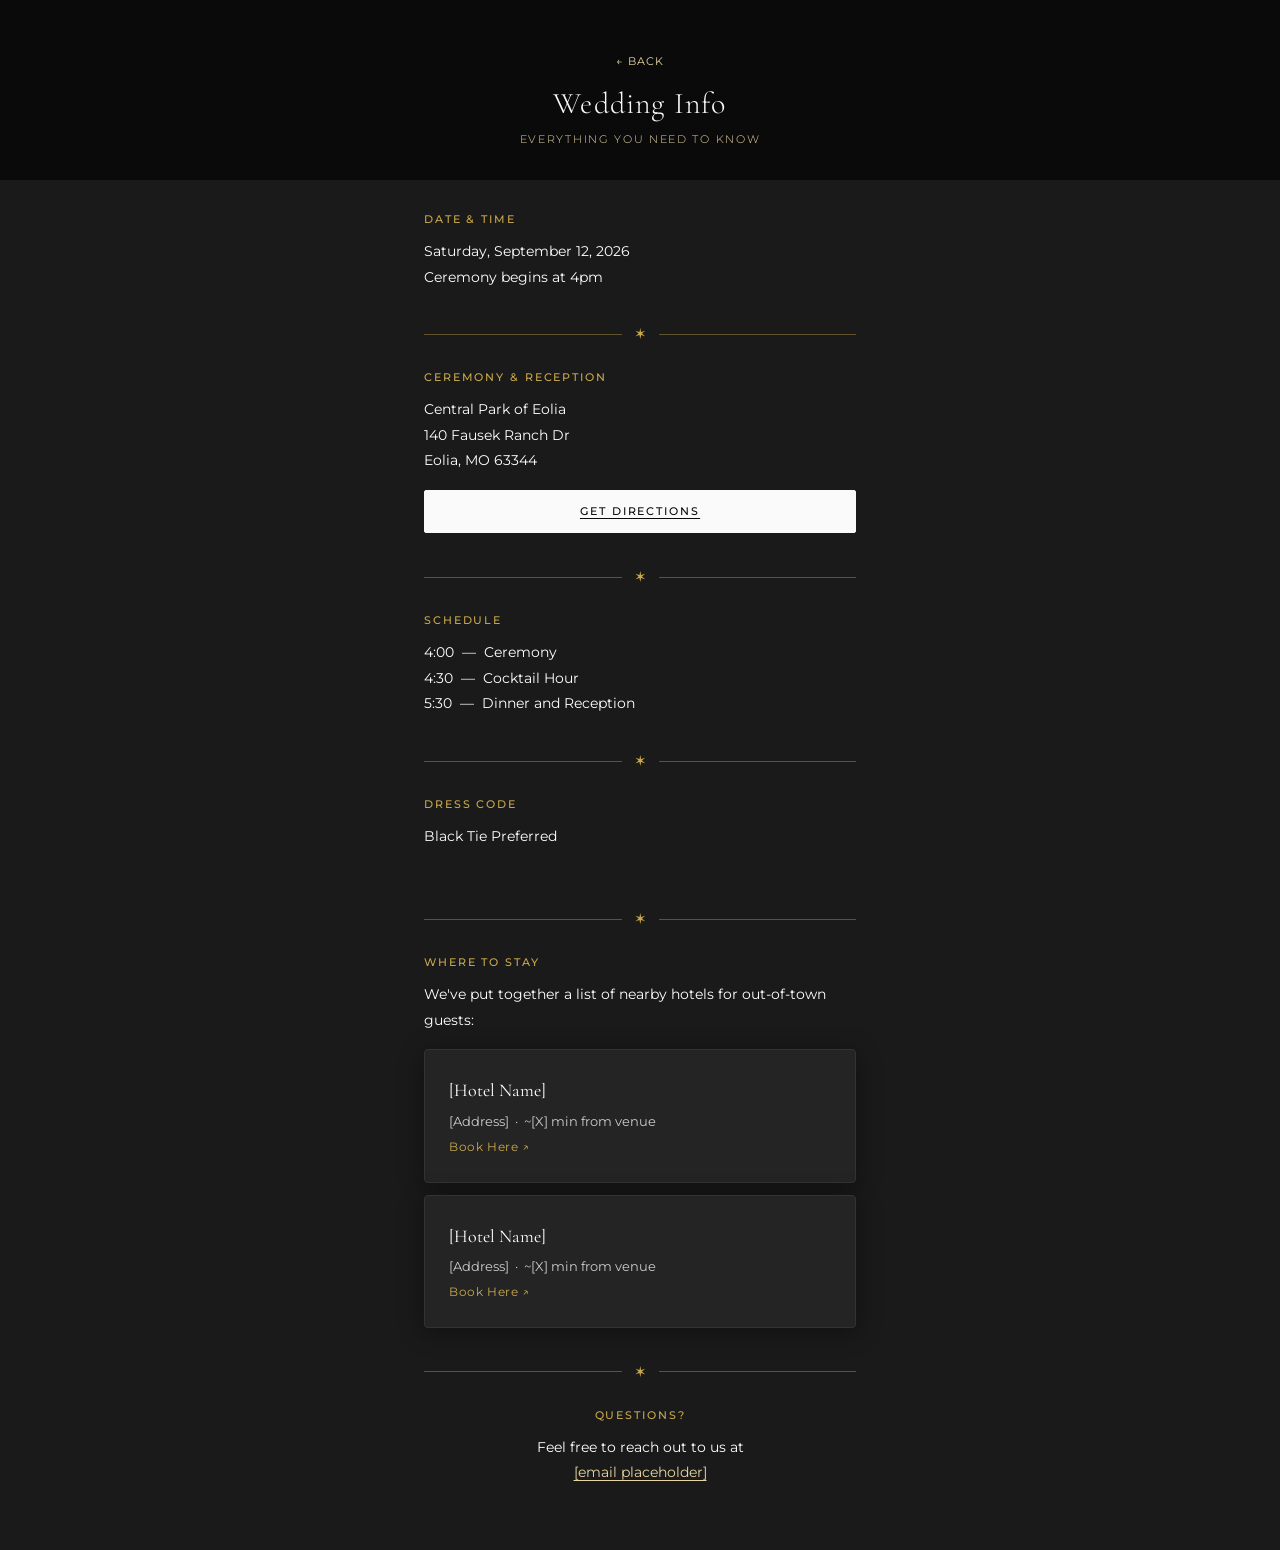
<file: info.html>
<!DOCTYPE html>
<html lang="en">
<head>
  <meta charset="UTF-8" />
  <meta name="viewport" content="width=device-width, initial-scale=1.0" />
  <meta name="color-scheme" content="light only" />
  <title>Wedding Info</title>
  <link rel="stylesheet" href="style.css" />
</head>
<body style="background-color:#1a1a1a !important; color:#f0f0f0 !important;">

<div class="page">

  <div class="page-header">
    <a href="home.html" class="back-btn">&#8592; Back</a>
    <h1>Wedding Info</h1>
    <p class="subtitle">Everything you need to know</p>
  </div>

  <div class="content">

    <!-- Date & Time -->
    <div class="info-block">
      <h3>Date &amp; Time</h3>
      <p>
        Saturday, September 12, 2026<br/>
        Ceremony begins at 4pm
      </p>
    </div>

    <div class="divider"><span>&#10038;</span></div>

    <!-- Venue -->
    <div class="info-block">
      <h3>Ceremony &amp; Reception</h3>
      <p>
        Central Park of Eolia<br/>
        140 Fausek Ranch Dr<br/>
        Eolia, MO 63344
      </p>
      <a href="https://maps.app.goo.gl/AaBs31uX32VDiAg4A" target="_blank" class="btn btn-outline mt-16" style="display:inline-block; padding: 12px 24px; font-size: 0.72rem; color: #0a0a0a !important;">
        Get Directions
      </a>
    </div>

    <div class="divider"><span>&#10038;</span></div>

    <!-- Schedule -->
    <div class="info-block">
      <h3>Schedule</h3>
      <p>
        4:00 &nbsp;&mdash;&nbsp; Ceremony<br/>
        4:30 &nbsp;&mdash;&nbsp; Cocktail Hour<br/>
        5:30 &nbsp;&mdash;&nbsp; Dinner and Reception<br/>
      </p>
    </div>

    <div class="divider"><span>&#10038;</span></div>

    <!-- Dress Code -->
    <div class="info-block">
      <h3>Dress Code</h3>
      <p>
        Black Tie Preferred<br/><br/>
      </p>
    </div>

    <div class="divider"><span>&#10038;</span></div>

    <!-- Hotels -->
    <div class="info-block">
      <h3>Where to Stay</h3>
      <p style="margin-bottom: 16px;">We've put together a list of nearby hotels for out-of-town guests:</p>

      <div class="card" style="margin-bottom:12px;">
        <p style="font-family:'Cormorant Garamond',serif; font-size:1.2rem; margin-bottom:4px;">[Hotel Name]</p>
        <p style="font-size:0.85rem; color:#cccccc;">[Address] &nbsp;·&nbsp; ~[X] min from venue</p>
        <a href="#" target="_blank" style="font-size:0.78rem; color:var(--gold); text-decoration:none; letter-spacing:0.05em;">Book Here &#8599;</a>
      </div>

      <div class="card" style="margin-bottom:12px;">
        <p style="font-family:'Cormorant Garamond',serif; font-size:1.2rem; margin-bottom:4px;">[Hotel Name]</p>
        <p style="font-size:0.85rem; color:#cccccc;">[Address] &nbsp;·&nbsp; ~[X] min from venue</p>
        <a href="#" target="_blank" style="font-size:0.78rem; color:var(--gold); text-decoration:none; letter-spacing:0.05em;">Book Here &#8599;</a>
      </div>

      <!-- Add more hotels as needed -->

    </div>

    <div class="divider"><span>&#10038;</span></div>

    <!-- Questions -->
    <div class="info-block" style="text-align:center;">
      <h3>Questions?</h3>
      <p>
        Feel free to reach out to us at<br/>
        <a href="/cdn-cgi/l/email-protection#93c8f6fef2faffb3e3fff2f0f6fbfcfff7f6e1ce">[email placeholder]</a>
      </p>
    </div>

  </div>
</div>

<script data-cfasync="false" src="/cdn-cgi/scripts/5c5dd728/cloudflare-static/email-dec
</file>
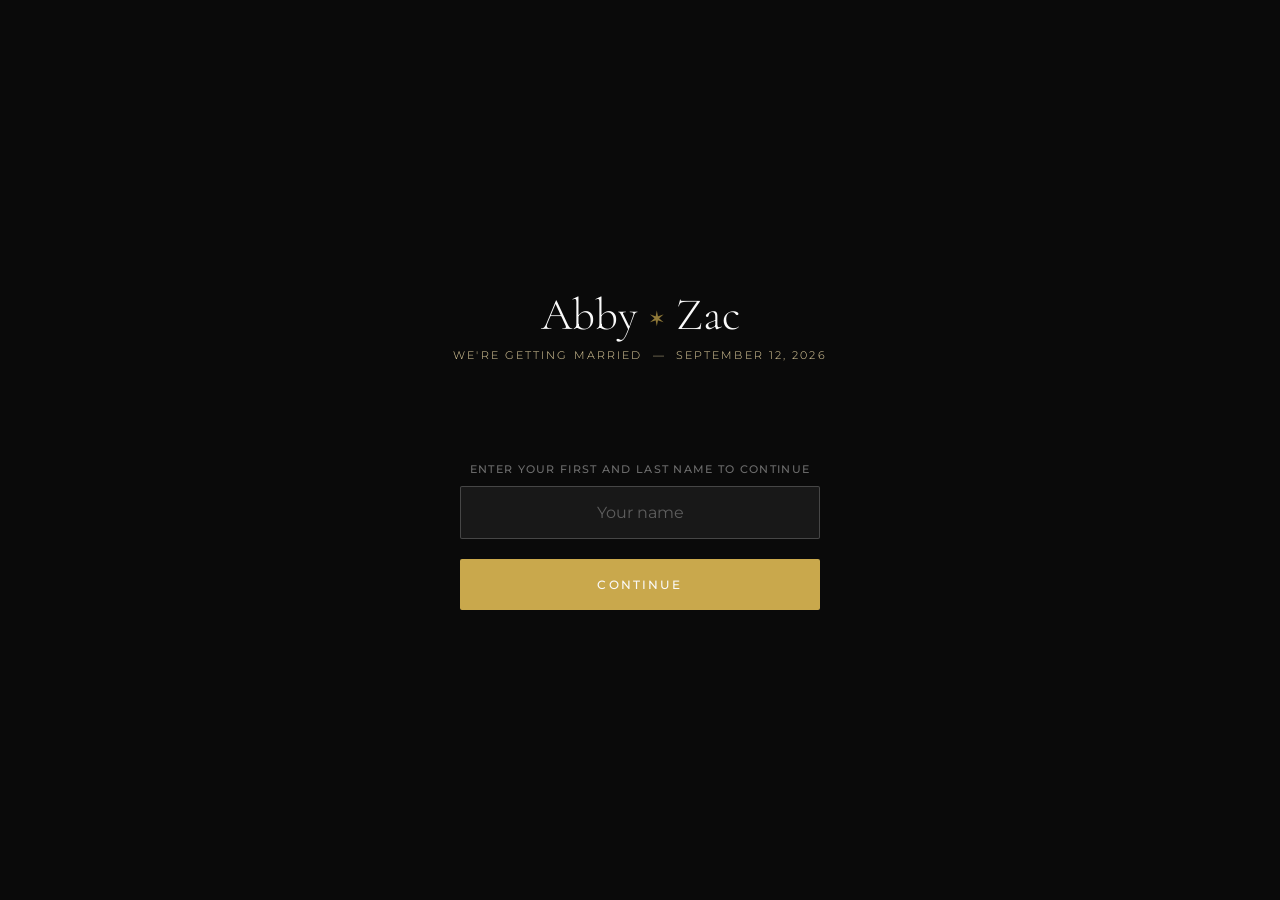
<file: leaderboard.html>
<!DOCTYPE html>
<html lang="en">
<head>
  <meta charset="UTF-8" />
  <meta name="viewport" content="width=device-width, initial-scale=1.0" />
  <meta name="color-scheme" content="light only" />
  <title>Leaderboard</title>
  <link rel="stylesheet" href="style.css" />
</head>
<body style="background-color:#1a1a1a !important; color:#f0f0f0 !important;">

<div class="page">

  <div class="page-header">
    <a href="home.html" class="back-btn">&#8592; Back</a>
    <h1>Leaderboard</h1>
    <p class="subtitle">Who knows us best?</p>
  </div>

  <div class="content">

    <!-- Loading state -->
    <div id="loadingState" style="text-align:center; padding: 48px 0;">
      <div class="spinner" style="border-top-color: #ffffff; border-color: var(--light-gray); border-top-color: #ffffff;"></div>
      <p style="color:#cccccc; font-size:0.85rem; margin-top:16px;">Loading leaderboard...</p>
    </div>

    <!-- Empty state -->
    <div id="emptyState" class="hidden" style="text-align:center; padding: 48px 0;">
      <p style="font-family:'Cormorant Garamond',serif; font-size:1.5rem; margin-bottom:8px;">No scores yet!</p>
      <p style="color:#cccccc; font-size:0.88rem;">Be the first to take the quiz.</p>
      <a href="quiz.html" class="btn btn-gold mt-24" style="display:block;">Take the Quiz</a>
    </div>

    <!-- Leaderboard -->
    <div id="leaderboardContainer" class="hidden">

      <!-- Current household highlight -->
      <div id="myRankCard" class="card hidden" style="margin-bottom:24px; border-color:var(--gold); border-width:1.5px; text-align:center;">
        <p style="font-size:0.7rem; letter-spacing:0.12em; text-transform:uppercase; color:var(--gold); margin-bottom:6px;">Your Household</p>
        <p style="font-family:'Cormorant Garamond',serif; font-size:1.2rem;" id="myHouseholdName"></p>
        <p style="font-size:0.85rem; color:#cccccc;" id="myRankText"></p>
      </div>

      <div class="divider"><span>&#10038;</span></div>

      <!-- Full leaderboard list -->
      <div class="card" style="padding:0; overflow:hidden;">
        <div id="leaderboardList"></div>
      </div>

      <p style="text-align:center; font-size:0.75rem; color:#cccccc; margin-top:16px;">
        Updated in real time as guests complete the quiz
      </p>

    </div>

  </div>
</div>

<script>
  if (!sessionStorage.getItem("householdId")) {
    window.location.href = "index.html";
  }

  const SCRIPT_URL = "https://script.google.com/macros/s/AKfycbwSxqyTvI2zFYyta8rZTvzchQx0I6oRDtbtVnr-eSIq3Zww2j1f8R4yg1Ipj3TCwrTkCQ/exec";

  const householdId = sessionStorage.getItem("householdId");
  const displayName = sessionStorage.getItem("displayName");

  async function loadLeaderboard() {
    try {
      const res = await fetch(SCRIPT_URL, {
        method: "POST",
        body: JSON.stringify({ action: "getLeaderboard" })
      });
      const data = await res.json();

      document.getElementById("loadingState").classList.add("hidden");

      if (!data.success || !data.leaderboard || data.leaderboard.length === 0) {
        document.getElementById("emptyState").classList.remove("hidden");
        return;
      }

      renderLeaderboard(data.leaderboard);

    } catch (err) {
      document.getElementById("loadingState").classList.add("hidden");
      document.getElementById("emptyState").classList.remove("hidden");
    }
  }

  function renderLeaderboard(leaderboard) {
    document.getElementById("leaderboardContainer").classList.remove("hidden");

    const list = document.getElementById("leaderboardList");
    list.innerHTML = "";

    let myRank = -1;
    let myEntry = null;

    leaderboard.forEach((entry, i) => {
      const rank = i + 1;
      const rankClass = rank === 1 ? "top-1" : rank === 2 ? "top-2" : rank === 3 ? "top-3" : "";
      const rankSymbol = rank === 1 ? "🥇" : rank === 2 ? "🥈" : rank === 3 ? "🥉" : rank;

      const item = document.createElement("div");
      item.className = `leaderboard-item ${rankClass}`;

      // Highlight current household
      if (entry.displayName === displayName) {
        myRank = rank;
        myEntry = entry;
        item.style.background = "#fffdf5";
        item.style.borderLeft = "3px solid var(--gold)";
        item.style.color = "#0a0a0a";
      }

      const textColor = (entry.displayName === displayName) ? "#0a0a0a" : "";
      item.innerHTML = `
        <div class="leaderboard-rank">${rankSymbol}</div>
        <div class="leaderboard-name" style="color:${textColor || "var(--white)"};">${entry.displayName}</div>
        <div class="leaderboard-score" style="color:${textColor || "var(--gray)"};">${entry.score} / 21</div>
      `;
      list.appendChild(item);
    });

    // Show my rank card
    if (myRank > -1) {
      document.getElementById("myRankCard").classList.remove("hidden");
      document.getElementById("myHouseholdName").textContent = displayName;
      document.getElementById("myRankText").textContent =
        `Ranked #${myRank} of ${leaderboard.length} · ${myEntry.score}/21`;
    }
  }

  loadLeaderboard();
</script>

</body>
</html>
</file>
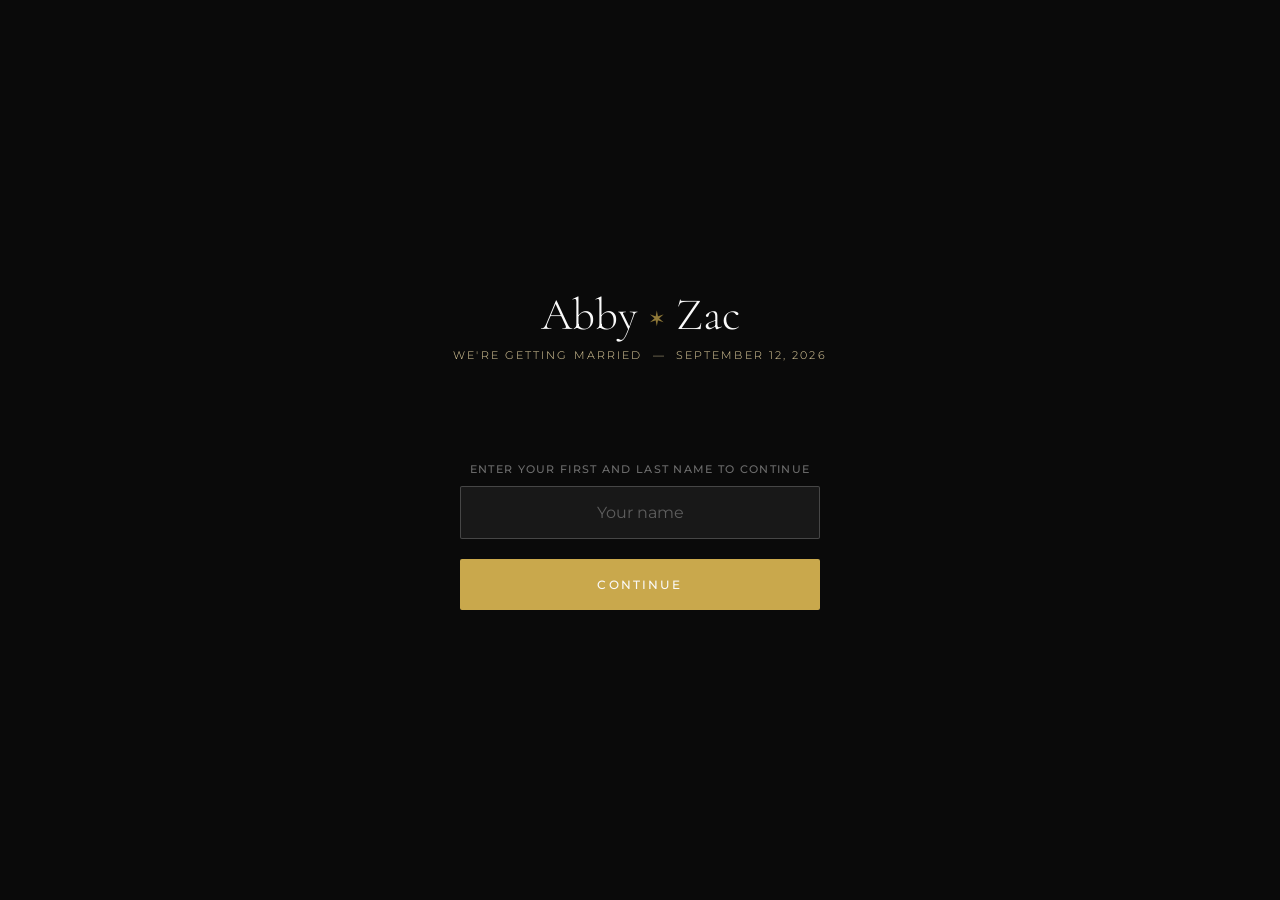
<file: quiz.html>
<!DOCTYPE html>
<html lang="en">
<head>
  <meta charset="UTF-8" />
  <meta name="viewport" content="width=device-width, initial-scale=1.0" />
  <meta name="color-scheme" content="light only" />
  <title>The Quiz</title>
  <link rel="stylesheet" href="style.css" />
  <style>
    .dialog-box {
      background: #2a2a2a;
      border-left: 3px solid var(--gold);
      border-radius: 4px;
      padding: 14px 18px;
      margin-bottom: 16px;
      font-family: 'Cormorant Garamond', serif;
      font-size: 1.1rem;
      color: var(--gold-light);
      font-style: italic;
      line-height: 1.6;
      display: none;
      animation: fadeIn 0.3s ease;
    }
    @keyframes fadeIn {
      from { opacity: 0; transform: translateY(-6px); }
      to   { opacity: 1; transform: translateY(0); }
    }
  </style>
</head>
<body style="background-color:#1a1a1a !important; color:#ffffff !important;">

<div class="page">

  <div class="page-header">
    <a href="home.html" class="back-btn">&#8592; Back</a>
    <h1>The Quiz</h1>
    <p class="subtitle">How well do you know us?</p>
  </div>

  <div class="content">

    <!-- Intro screen -->
    <div id="introScreen">
      <div class="card" style="text-align:center; padding: 32px 24px;">
        <p style="font-family:'Cormorant Garamond',serif; font-size:1.5rem; margin-bottom:12px;">
          Think you know us?
        </p>
        <p style="font-size:0.88rem; color:#cccccc; line-height:1.8; margin-bottom:24px;">
          21 questions about Abby &amp; Zac.<br/>
          Your household gets one attempt — make it count!<br/>
          Your score will appear on the leaderboard.
        </p>
        <button class="btn btn-gold" onclick="startQuiz()">Start the Quiz</button>
      </div>
    </div>

    <!-- Already taken screen -->
    <div id="alreadyTakenScreen" class="hidden">
      <div class="card" style="text-align:center; padding: 32px 24px;">
        <div style="font-size:2.5rem; margin-bottom:16px;">&#127942;</div>
        <p style="font-family:'Cormorant Garamond',serif; font-size:1.5rem; margin-bottom:12px;">Quiz Complete!</p>
        <p style="font-size:0.88rem; color:#cccccc; margin-bottom:8px;">Your household has already taken the quiz.</p>
        <p style="font-family:'Cormorant Garamond',serif; font-size:1.8rem; color:var(--gold); margin-bottom:24px;" id="alreadyScore"></p>
        <a href="leaderboard.html" class="btn btn-gold">View Leaderboard</a>
      </div>
    </div>

    <!-- Quiz screen -->
    <div id="quizScreen" class="hidden">
      <div class="quiz-progress">
        <div class="quiz-progress-bar" id="progressBar" style="width:0%"></div>
      </div>

      <div class="question-num" id="questionNum">Question 1 of 25</div>
      <div class="question-text" id="questionText"></div>
      <img id="questionImg" class="question-img hidden" src="" alt="Question image" />

      <!-- Dialog appears here after answering -->
      <div class="dialog-box" id="dialogBox"></div>

      <div class="answers" id="answersContainer"></div>

      <button class="btn btn-primary mt-24 hidden" id="nextBtn" onclick="nextQuestion()">Next Question</button>
    </div>

    <!-- Results screen -->
    <div id="resultsScreen" class="hidden">
      <div style="text-align:center; padding: 16px 0 32px;">
        <div style="font-size:3rem; margin-bottom:16px;">&#127881;</div>
        <p style="font-family:'Cormorant Garamond',serif; font-size:1.4rem; margin-bottom:8px;">Quiz Complete!</p>
        <p style="font-size:0.88rem; color:#cccccc; margin-bottom:4px;">Your score</p>
        <p style="font-family:'Cormorant Garamond',serif; font-size:3rem; color:var(--gold);" id="finalScore"></p>
        <p style="font-size:0.85rem; color:#cccccc; margin-bottom:32px;" id="scoreMessage"></p>
        <a href="leaderboard.html" class="btn btn-gold">See the Leaderboard</a>
      </div>
    </div>

  </div>
</div>

<script>
  if (!sessionStorage.getItem("householdId")) window.location.href = "index.html";

  const SCRIPT_URL = "https://script.google.com/macros/s/AKfycbwSxqyTvI2zFYyta8rZTvzchQx0I6oRDtbtVnr-eSIq3Zww2j1f8R4yg1Ipj3TCwrTkCQ/exec";
  const householdId = sessionStorage.getItem("householdId");

  const questions = [
    {
      question: "What year did we first meet?",
      image: "q1.jpg",
      answers: ["2020", "2018", "2021", "2019"],
      correct: 3,
      dialog: "Met in 2019 but didn't start dating until 2020"
    },
    {
      question: "Who made the first move?",
      image: "q2.jpg",
      answers: ["Zac", "Abby"],
      correct: 1,
      dialog: null
    },
    {
      question: "How was the first move made?",
      image: "q3.jpg",
      answers: ["Text Message", "In Person", "Instagram DM", "Hinge"],
      correct: 2,
      dialog: "Instagram story reply to be exact"
    },
    {
      question: "Who said \"I love you\" first?",
      image: "q4.jpg",
      answers: ["Abby", "Zac"],
      correct: 1,
      dialog: null
    },
    {
      question: "In what state was Abby born?",
      image: "q5.jpg",
      answers: ["Missouri", "Virginia", "New Jersey", "North Carolina"],
      correct: 2,
      dialog: "New Brunswick, NJ"
    },
    {
      question: "How many siblings does Abby have?",
      image: "q6.jpg",
      answers: ["2", "3", "1", "0"],
      correct: 0,
      dialog: "Middle child between Emma and Steven"
    },
	{
      question: "What sport did Abby play in high school?",
      image: "q9.jpg",
      answers: ["Quiz Bowl", "Soccer", "Softball", "Track"],
      correct: 1,
      dialog: "Go Cardinals!"
    },
    {
      question: "Where did Abby go to college?",
      image: "q7.jpg",
      answers: ["East Carolina University", "UNC Chapel Hill", "App State", "NC State University"],
      correct: 0,
      dialog: "Go Pirates!"
    },
    {
      question: "What is Abby's career?",
      image: "q8.jpg",
      answers: ["3rd Grade Teacher", "Registered Nurse", "Certified Public Accountant", "Speech-Language Pathologist"],
      correct: 3,
      dialog: null
    },
    {
      question: "In what state was Zac born?",
      image: "q10.jpg",
      answers: ["Illinois", "Tennessee", "Arkansas", "Missouri"],
      correct: 1,
      dialog: "Nashville, TN"
    },
    {
      question: "How many direct aunts and uncles does Zac have? (Brown, Huckstep, & Pugh)",
      image: "q11.jpg",
      answers: ["14", "21", "17", "11"],
      correct: 1,
      dialog: "A small wedding was never possible"
    },
    {
      question: "Where did Zac go to college?",
      image: "q12.jpg",
      answers: ["Missouri State", "Missouri S&T", "University of Missouri", "UNC Charlotte"],
      correct: 1,
      dialog: "B.S. Mechanical Engineering"
    },
    {
      question: "Zac moved to NC to pursue a career in racing. Which NASCAR team gave him his big break?",
      image: "q13.jpg",
      answers: ["9", "5", "91", "24"],
      correct: 3,
      dialog: "This big break eventually led him to Abby!"
    },
    {
      question: "Who is the better cook?",
      image: "q14.jpg",
      answers: ["Zac", "Abby"],
      correct: 1,
      dialog: "She cooks, he cleans."
    },
    {
      question: "Zac's favorite movie series?",
      image: "q15.jpg",
      answers: ["Star Wars", "Transformers", "Fast and Furious", "Avengers"],
      correct: 0,
      dialog: "\"Do. Or do not. There is no try.\""
    },
    {
      question: "Where was this picture taken?",
      image: "q16.jpg",
      answers: ["Yellowstone", "Yosemite", "Swiss Alps", "Colorado"],
      correct: 1,
      dialog: "Hiked 21 miles in one day!"
    },
    {
      question: "What was the nickname of Abby's first car?",
      image: "q17.jpg",
      answers: ["\"Baby\"", "\"Beulah\"", "\"Bertha\"", "\"Bonnie\""],
      correct: 1,
      dialog: "Abby's first car was a white Buick Regal named Beulah."
    },
    {
      question: "Where was this picture taken?",
      image: "q18.jpg",
      answers: ["Yellowstone", "Yosemite", "Swiss Alps", "Colorado"],
      correct: 2,
      dialog: "Mount Pilatus near Lucerne, Switzerland"
    },
    {
      question: "Who is more extroverted?",
      image: "q19.jpg",
      answers: ["Abby", "Zac"],
      correct: 0,
      dialog: "200wpm vs 5wpm"
    },
    {
      question: "Which is NOT a common interest between us?",
      image: "q20.JPG",
      answers: ["Binge watching Paramount+", "Good coffee shops", "Good books", "Farmers markets"],
      correct: 2,
      dialog: "Abby reads while Zac games"
    },
    {
      question: "Where did Zac propose?",
      image: "q21.jpg",
      answers: ["On Pilot Mountain", "Europe", "At his home in Eolia", "At her parents house"],
      correct: 2,
      dialog: ""
    }
  ];

  // State
  let currentQ = 0;
  let score = 0;
  let answered = false;
  let savedAnswers = [];

  function init() {
    const quizStatus = sessionStorage.getItem("quizStatus") || "Not Started";
    const savedAnswersRaw = sessionStorage.getItem("quizAnswers");
    savedAnswers = savedAnswersRaw ? JSON.parse(savedAnswersRaw) : [];

    if (quizStatus === "Complete") {
      showAlreadyTaken();
      return;
    }

    if (quizStatus === "In Progress" && savedAnswers.length > 0) {
      currentQ = savedAnswers.length;
      score = savedAnswers.reduce((acc, idx, qi) => acc + (idx === questions[qi].correct ? 1 : 0), 0);
      document.getElementById("introScreen").classList.add("hidden");
      document.getElementById("quizScreen").classList.remove("hidden");
      renderQuestion();
    }
  }

  function showAlreadyTaken() {
    document.getElementById("introScreen").classList.add("hidden");
    document.getElementById("alreadyTakenScreen").classList.remove("hidden");
    const savedScore = sessionStorage.getItem("quizScore");
    document.getElementById("alreadyScore").textContent = savedScore
      ? `Your score: ${savedScore} / ${questions.length}`
      : "Check the leaderboard to see how you ranked!";
  }

  function startQuiz() {
    sessionStorage.setItem("quizStatus", "In Progress");
    sessionStorage.setItem("quizAnswers", JSON.stringify([]));
    savedAnswers = [];
    currentQ = 0;
    score = 0;
    document.getElementById("introScreen").classList.add("hidden");
    document.getElementById("quizScreen").classList.remove("hidden");
    renderQuestion();
  }

  function renderQuestion() {
    const q = questions[currentQ];
    answered = false;

    document.getElementById("progressBar").style.width = (currentQ / questions.length * 100) + "%";
    document.getElementById("questionNum").textContent = `Question ${currentQ + 1} of ${questions.length}`;
    document.getElementById("questionText").textContent = q.question;
    document.getElementById("nextBtn").classList.add("hidden");

    // Hide dialog
    const dialogBox = document.getElementById("dialogBox");
    dialogBox.style.display = "none";
    dialogBox.textContent = "";

    // Image
    const img = document.getElementById("questionImg");
    if (q.image) {
      img.src = q.image;
      img.classList.remove("hidden");
      img.onerror = () => img.classList.add("hidden");
    } else {
      img.classList.add("hidden");
    }

    // Answers
    const container = document.getElementById("answersContainer");
    container.innerHTML = "";
    q.answers.forEach((answer, i) => {
      const btn = document.createElement("button");
      btn.className = "answer-btn";
      btn.textContent = answer;
      btn.onclick = () => selectAnswer(i);
      container.appendChild(btn);
    });
  }

  function selectAnswer(index) {
    if (answered) return;
    answered = true;

    const q = questions[currentQ];
    const buttons = document.querySelectorAll(".answer-btn");

    if (index === q.correct) {
      score++;
      buttons[index].classList.add("correct");
    } else {
      buttons[index].classList.add("incorrect");
      buttons[q.correct].classList.add("reveal-correct");
    }

    buttons.forEach(b => b.style.pointerEvents = "none");

    // Show dialog if exists
    if (q.dialog) {
      const dialogBox = document.getElementById("dialogBox");
      dialogBox.textContent = q.dialog;
      dialogBox.style.display = "block";
    }

    // Save to sessionStorage
    savedAnswers[currentQ] = index;
    sessionStorage.setItem("quizAnswers", JSON.stringify(savedAnswers));

    const nextBtn = document.getElementById("nextBtn");
    nextBtn.classList.remove("hidden");
    nextBtn.textContent = currentQ === questions.length - 1 ? "See My Results" : "Next Question";
  }

  function nextQuestion() {
    currentQ++;
    currentQ >= questions.length ? finishQuiz() : renderQuestion();
  }

  async function finishQuiz() {
    document.getElementById("quizScreen").classList.add("hidden");

    try {
      await fetch(SCRIPT_URL, {
        method: "POST",
        body: JSON.stringify({ action: "submitQuiz", householdId, score, answers: savedAnswers.join(",") })
      });
      sessionStorage.setItem("quizStatus", "Complete");
      sessionStorage.setItem("quizScore", score);
      sessionStorage.setItem("quizTaken", "true");
    } catch (err) {
      console.error("Failed to submit score", err);
    }

    const pct = Math.round((score / questions.length) * 100);
    let message = "";
    if (pct === 100)     message = "Perfect score! You really know us! 🎉";
    else if (pct >= 80)  message = "Impressive! You clearly pay attention.";
    else if (pct >= 60)  message = "Not bad! You know a thing or two.";
    else if (pct >= 40)  message = "Room to grow! Come to the wedding to learn more.";
    else                 message = "Maybe get to know us a little better! 😄";

    document.getElementById("finalScore").textContent = `${score} / ${questions.length}`;
    document.getElementById("scoreMessage").textContent = message;
    document.getElementById("resultsScreen").classList.remove("hidden");
    document.getElementById("progressBar").style.width = "100%";
  }

  init();
</script>

</body>
</html>
</file>
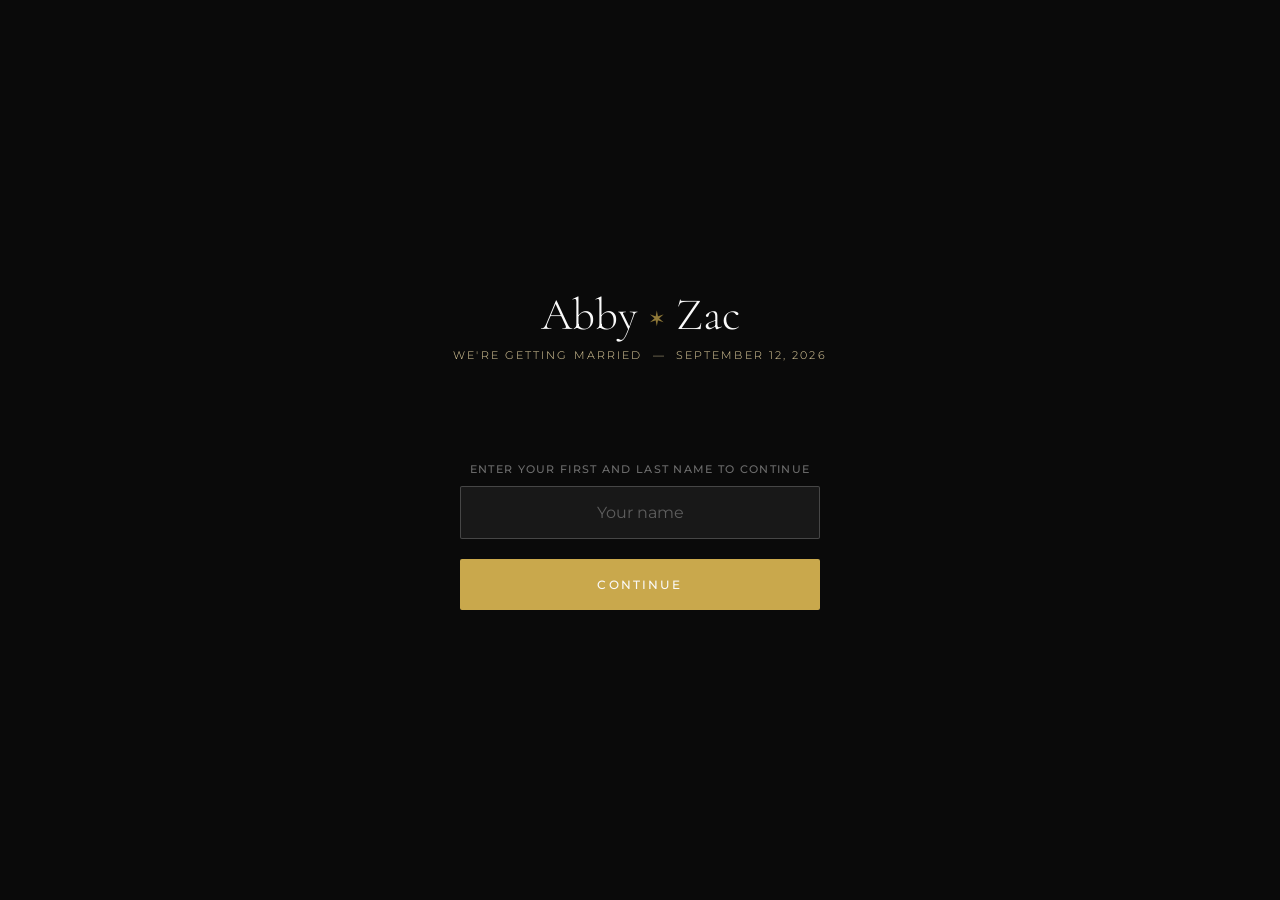
<file: registry.html>
<!DOCTYPE html>
<html lang="en">
<head>
  <meta charset="UTF-8" />
  <meta name="viewport" content="width=device-width, initial-scale=1.0" />
  <meta name="color-scheme" content="light only" />
  <title>Registry</title>
  <link rel="stylesheet" href="style.css" />
</head>
<body style="background-color:#1a1a1a !important; color:#f0f0f0 !important;">

<div class="page">

  <div class="page-header">
    <a href="home.html" class="back-btn">&#8592; Back</a>
    <h1>Registry</h1>
    <p class="subtitle">Your presence is our greatest gift</p>
  </div>

  <div class="content">

    <p style="font-size:0.92rem; color:#cccccc; line-height:1.8; margin-bottom:28px;">
      We are so grateful you'll be celebrating with us. If you'd like to give a gift, we've registered at the following:
    </p>

    <!-- Registry links - add/remove as needed -->
    <a href="https://www.zola.com/registry/zacandabbyseptember12" target="_blank" class="registry-link">
      <span class="registry-link-name">Zola</span>
      <span class="registry-link-arrow">&#8599;</span>
    </a>

    <a href="https://www.amazon.com/wedding/guest-view/GKILTQ4F6JIV" target="_blank" class="registry-link">
      <span class="registry-link-name">Amazon</span>
      <span class="registry-link-arrow">&#8599;</span>
    </a>

    <!-- Add more registry links here as needed -->

    <div class="divider" style="margin-top:32px;"><span>&#10038;</span></div>

    <p style="font-family:'Cormorant Garamond',serif; font-size:1.3rem; font-style:italic; color:var(--gold-light); margin-bottom:8px;">
      Rather give an experience than a thing?
    </p>
    <p style="font-size:0.88rem; color:#cccccc; line-height:1.8; margin-bottom:16px;">
      Consider contributing to our honeymoon fund.<br/>We're headed to Japan! 🇯🇵
    </p>
    <a href="venmo://paycharge?txn=pay&recipients=Zac-Brown-924&note=Honeymoon%20Fund&audience=private" class="registry-link">
      <span class="registry-link-name">Venmo @Zac-Brown-924</span>
      <span class="registry-link-arrow">&#8599;</span>
    </a>
    <p style="font-size:0.78rem; color:#888; margin-bottom:28px; letter-spacing:0.05em;">If prompted, the last 4 digits of Zac's phone number are <strong style="color:#cccccc;">0983</strong></p>

    <div class="divider"><span>&#10038;</span></div>

    <p style="font-size:0.85rem; color:#cccccc; text-align:center; line-height:1.8;">
      A card or kind word means just as much to us.<br/>Thank you for being part of our day.
    </p>

  </div>
</div>

<script>
  if (!sessionStorage.getItem("householdId")) {
    window.location.href = "index.html";
  }
</script>

</body>
</html>
</file>
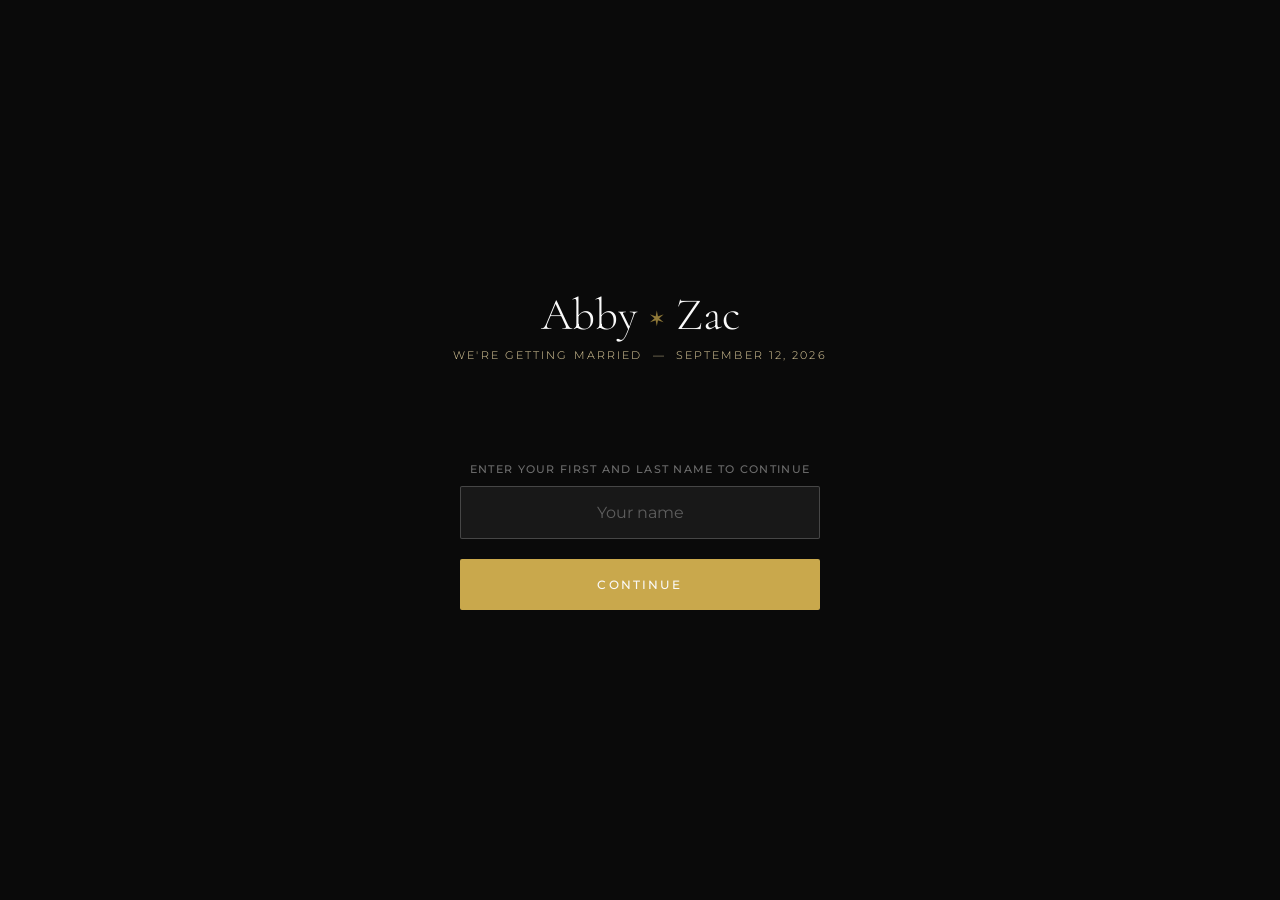
<file: rsvp.html>
<!DOCTYPE html>
<html lang="en">
<head>
  <meta charset="UTF-8" />
  <meta name="viewport" content="width=device-width, initial-scale=1.0" />
  <meta name="color-scheme" content="light only" />
  <title>RSVP</title>
  <link rel="stylesheet" href="style.css" />
</head>
<body style="background-color:#1a1a1a !important; color:#f0f0f0 !important;">

<div class="page">

  <div class="page-header">
    <a href="home.html" class="back-btn">&#8592; Back</a>
    <h1>RSVP</h1>
    <p class="subtitle">Please respond by August 1, 2026</p>
  </div>

  <div class="content">

    <!-- Member RSVP cards (dynamically generated) -->
    <div id="memberCards"></div>

    <!-- Add Guest -->
    <div class="add-guest-wrap" id="addGuestWrap" style="display:none;">
      <button class="btn btn-outline" id="addGuestBtn" onclick="toggleAddGuest()">+ Add a Guest</button>
      <p style="text-align:center; margin-top:10px; font-style:italic; font-family:'Cormorant Garamond',serif; font-size:1.1rem; line-height:1.6; color:#cccccc;">
        We kindly ask that this celebration remain an adults-only affair.<br/>Children under the age of 10 are not able to be accommodated.
      </p>
      <div id="addGuestForm" style="display:none; margin-top:12px;">
        <div class="input-wrap">
          <label>Guest Name</label>
          <input type="text" id="guestNameInput" placeholder="Full name" />
        </div>
        <div class="toggle-group">
          <button class="toggle-btn" id="guestYes" onclick="setGuestAttendance('Yes')">Will Attend</button>
          <button class="toggle-btn" id="guestNo" onclick="setGuestAttendance('No')">Will Not Attend</button>
        </div>
      </div>
    </div>

    <div class="divider"><span>&#10038;</span></div>

    <!-- Submit -->
    <div id="submitArea">
      <button class="btn btn-primary" onclick="submitRSVP()">Submit RSVP</button>
    </div>

    <!-- Confirmation -->
    <div id="confirmation" class="confirmation hidden">
      <div class="confirmation-icon">&#10003;</div>
      <h2>You're all set!</h2>
      <p class="mt-8">Your RSVP has been recorded.<br/>We can't wait to celebrate with you.</p>
      <a href="home.html" class="btn btn-outline mt-24" style="display:block;">Back to Home</a>
    </div>

    <div id="submitError" class="error-msg" style="text-align:center; margin-top:12px;"></div>

  </div>
</div>

<script>
  if (!sessionStorage.getItem("householdId")) {
    window.location.href = "index.html";
  }

  const SCRIPT_URL = "https://script.google.com/macros/s/AKfycbwSxqyTvI2zFYyta8rZTvzchQx0I6oRDtbtVnr-eSIq3Zww2j1f8R4yg1Ipj3TCwrTkCQ/exec";

  const householdId = sessionStorage.getItem("householdId");
  const displayName = sessionStorage.getItem("displayName");
  let members = JSON.parse(sessionStorage.getItem("members") || "[]");
  let guestAttendance = null;
  let addedGuest = null;

  // Check if plus one allowed - we'll show add guest if any member has it
  // For now show it based on a session flag (we can refine later)
  // We'll just always show it and let the Apps Script validate
  // Actually let's check members data
  function init() {
    renderMembers();
    // Show add guest button - Apps Script will have plus one logic
    document.getElementById("addGuestWrap").style.display = "block";
  }

  function renderMembers() {
    const container = document.getElementById("memberCards");
    container.innerHTML = "";
    members.forEach((m, i) => {
      const status = m.rsvpStatus || "Pending";
      const yesActive = status === "Will Attend" ? "selected-yes" : "";
      const noActive = status === "Will Not Attend" ? "selected-no" : "";

      const card = document.createElement("div");
      card.className = "member-card";
      card.innerHTML = `
        <div class="member-name">${m.fullName}</div>
        <div class="toggle-group">
          <button class="toggle-btn ${yesActive}" id="yes-${i}" onclick="setAttendance(${i}, 'Will Attend')">Will Attend</button>
          <button class="toggle-btn ${noActive}" id="no-${i}" onclick="setAttendance(${i}, 'Will Not Attend')">Will Not Attend</button>
        </div>
      `;
      container.appendChild(card);
    });
  }

  function setAttendance(index, status) {
    members[index].rsvpStatus = status;
    const yesBtn = document.getElementById(`yes-${index}`);
    const noBtn = document.getElementById(`no-${index}`);
    yesBtn.className = "toggle-btn" + (status === "Will Attend" ? " selected-yes" : "");
    noBtn.className = "toggle-btn" + (status === "Will Not Attend" ? " selected-no" : "");
  }

  function toggleAddGuest() {
    const form = document.getElementById("addGuestForm");
    const btn = document.getElementById("addGuestBtn");
    const visible = form.style.display !== "none";
    form.style.display = visible ? "none" : "block";
    btn.textContent = visible ? "+ Add a Guest" : "- Cancel";
    if (visible) {
      addedGuest = null;
      guestAttendance = null;
    }
  }

  function setGuestAttendance(status) {
    guestAttendance = status;
    document.getElementById("guestYes").className = "toggle-btn" + (status === "Yes" ? " selected-yes" : "");
    document.getElementById("guestNo").className = "toggle-btn" + (status === "No" ? " selected-no" : "");
  }

  async function submitRSVP() {
    // Validate all members have a selection
    const unselected = members.filter(m => !m.rsvpStatus || m.rsvpStatus === "Pending");
    if (unselected.length > 0) {
      showError("Please select attendance for all guests.");
      return;
    }

    // Build added guest if present
    const guestNameInput = document.getElementById("guestNameInput");
    const addGuestForm = document.getElementById("addGuestForm");
    let addedGuests = [];

    if (addGuestForm.style.display !== "none" && guestNameInput.value.trim()) {
      if (!guestAttendance) {
        showError("Please select attendance for your added guest.");
        return;
      }
      addedGuests = [{
        householdId,
        displayName,
        fullName: guestNameInput.value.trim(),
        rsvpStatus: guestAttendance === "Yes" ? "Will Attend" : "Will Not Attend"
      }];
    }

    const submitBtn = document.querySelector("#submitArea .btn");
    submitBtn.textContent = "Submitting...";
    submitBtn.disabled = true;

    try {
      const res = await fetch(SCRIPT_URL, {
        method: "POST",
        body: JSON.stringify({
          action: "submitRSVP",
          members: members.map(m => ({ row: m.row, rsvpStatus: m.rsvpStatus })),
          addedGuests
        })
      });
      const data = await res.json();

      if (data.success) {
        // Update session
        sessionStorage.setItem("members", JSON.stringify(members));
        document.getElementById("submitArea").classList.add("hidden");
        document.getElementById("addGuestWrap").classList.add("hidden");
        document.getElementById("memberCards").classList.add("hidden");
        document.querySelector(".divider").classList.add("hidden");
        document.getElementById("confirmation").classList.remove("hidden");
      } else {
        showError("Something went wrong. Please try again.");
        submitBtn.textContent = "Submit RSVP";
        submitBtn.disabled = false;
      }
    } catch (err) {
      showError("Something went wrong. Please try again.");
      submitBtn.textContent = "Submit RSVP";
      submitBtn.disabled = false;
    }
  }

  function showError(msg) {
    const el = document.getElementById("submitError");
    el.textContent = msg;
    el.style.display = "block";
    setTimeout(() => el.style.display = "none", 4000);
  }

  init();
</script>

</body>
</html>
</file>
<file: style.css>
/* =============================
   WEDDING WEBSITE - SHARED CSS
   Elegant Dark Theme
   Mobile First
   ============================= */

@import url('https://fonts.googleapis.com/css2?family=Cormorant+Garamond:ital,wght@0,300;0,400;0,600;1,300;1,400&family=Montserrat:wght@300;400;500&display=swap');

:root {
  --black: #0a0a0a;
  --white: #fafafa;
  --gold: #c9a84c;
  --gold-light: #e8d5a3;
  --gray: #cccccc;
  --light-gray: #333;
  --card-bg: #242424;
  --shadow: 0 4px 24px rgba(0,0,0,0.4);
  --page-bg: #1a1a1a;
  --text: #ffffff;
  --text-muted: #cccccc;
}

* {
  margin: 0;
  padding: 0;
  box-sizing: border-box;
  -webkit-tap-highlight-color: transparent;
}

html, body {
  height: 100%;
  font-family: 'Montserrat', sans-serif;
  background-color: #1a1a1a !important;
  color: var(--text) !important;
  font-size: 15px;
  line-height: 1.6;
  color-scheme: light only;
  -webkit-color-scheme: light only;
}

@media (prefers-color-scheme: dark) {
  html, body {
    background-color: #1a1a1a !important;
    color: var(--text) !important;
  }
}

/* ---- TYPOGRAPHY ---- */
h1, h2, h3 {
  font-family: 'Cormorant Garamond', serif;
  font-weight: 300;
  letter-spacing: 0.04em;
  color: var(--white);
}

h1 { font-size: 2.4rem; line-height: 1.2; }
h2 { font-size: 1.8rem; }
h3 { font-size: 1.3rem; }

p { color: #ffffff; }

/* ---- LAYOUT ---- */
.page {
  min-height: 100vh;
  display: flex;
  flex-direction: column;
}

.container {
  width: 100%;
  max-width: 480px;
  margin: 0 auto;
  padding: 0 24px;
}

/* ---- HEADER / HERO ---- */
.hero {
  position: relative;
  width: 100%;
  height: 52vh;
  min-height: 280px;
  background: var(--black);
  overflow: hidden;
}

.hero img {
  width: 100%;
  height: 100%;
  object-fit: cover;
  opacity: 0.6;
}

.hero-overlay {
  position: absolute;
  bottom: 0;
  left: 0;
  right: 0;
  padding: 32px 24px 28px;
  background: linear-gradient(to top, rgba(0,0,0,0.85) 0%, rgba(0,0,0,0.2) 70%, transparent 100%);
}

.hero-greeting {
  font-family: 'Cormorant Garamond', serif;
  font-size: 1.6rem;
  font-weight: 700;
  color: var(--gold-light);
  font-style: italic;
  display: block;
  margin-bottom: 4px;
}

.hero-title {
  font-family: 'Cormorant Garamond', serif;
  font-size: 1.5rem;
  font-weight: 300;
  color: var(--white);
  letter-spacing: 0.06em;
}

.hero-date {
  display: block;
  font-family: 'Montserrat', sans-serif;
  font-size: 0.75rem;
  font-weight: 400;
  color: var(--gold-light);
  letter-spacing: 0.15em;
  text-transform: uppercase;
  margin-top: 8px;
}

/* ---- NAV BUTTONS ---- */
.nav-buttons {
  padding: 32px 24px;
  display: flex;
  flex-direction: column;
  gap: 14px;
  max-width: 480px;
  margin: 0 auto;
  width: 100%;
}

.btn {
  display: block;
  width: 100%;
  padding: 18px 24px;
  text-align: center;
  font-family: 'Montserrat', sans-serif;
  font-size: 0.8rem;
  font-weight: 500;
  letter-spacing: 0.18em;
  text-transform: uppercase;
  text-decoration: none;
  border: none;
  cursor: pointer;
  transition: all 0.2s ease;
  border-radius: 2px;
}

.btn-primary {
  background: #0a0a0a;
  color: #ffffff;
  border: 1.5px solid var(--white);
}

.btn-primary:hover, .btn-primary:active {
  background: #222;
}

.btn-outline {
  background: var(--white);
  color: var(--black);
  border: 1.5px solid var(--white);
}

.btn-outline:hover, .btn-outline:active {
  background: #e8e8e8;
  color: var(--black);
  border-color: #e8e8e8;
}

.btn-gold {
  background: var(--gold);
  color: var(--white);
}

.btn-gold:hover, .btn-gold:active {
  background: #b8953e;
}

.btn-ghost {
  background: transparent;
  color: var(--gray);
  font-size: 0.75rem;
  padding: 12px;
}

/* ---- PAGE HEADER (inner pages) ---- */
.page-header {
  background: var(--black);
  padding: 48px 24px 32px;
  text-align: center;
  color: var(--white);
}

.page-header h1 {
  color: var(--white);
  font-size: 2rem;
}

.page-header .subtitle {
  color: var(--gold-light);
  font-size: 0.75rem;
  letter-spacing: 0.15em;
  text-transform: uppercase;
  margin-top: 8px;
  font-family: 'Montserrat', sans-serif;
  font-weight: 300;
}

.back-btn {
  display: inline-flex;
  align-items: center;
  gap: 6px;
  color: var(--gold-light);
  font-size: 0.72rem;
  letter-spacing: 0.1em;
  text-transform: uppercase;
  text-decoration: none;
  margin-bottom: 16px;
  font-family: 'Montserrat', sans-serif;
}

/* ---- CONTENT AREA ---- */
.content {
  padding: 32px 24px;
  max-width: 480px;
  margin: 0 auto;
  width: 100%;
  flex: 1;
}

/* ---- CARDS ---- */
.card {
  background: var(--card-bg);
  border: 1px solid var(--light-gray);
  border-radius: 4px;
  padding: 24px;
  margin-bottom: 16px;
  box-shadow: var(--shadow);
  color: #ffffff;
}

/* ---- DIVIDER ---- */
.divider {
  display: flex;
  align-items: center;
  gap: 12px;
  margin: 24px 0;
  color: var(--gold);
}

.divider::before, .divider::after {
  content: '';
  flex: 1;
  height: 1px;
  background: var(--gold);
  opacity: 0.4;
}

.divider span {
  font-size: 1rem;
}

/* ---- FORM ELEMENTS ---- */
.input-wrap {
  margin-bottom: 20px;
}

.input-wrap label {
  display: block;
  font-size: 0.72rem;
  letter-spacing: 0.12em;
  text-transform: uppercase;
  color: var(--gray);
  margin-bottom: 8px;
  font-weight: 500;
}

input[type="text"] {
  width: 100%;
  padding: 16px;
  border: 1.5px solid var(--light-gray);
  border-radius: 2px;
  font-family: 'Montserrat', sans-serif;
  font-size: 1rem;
  color: #ffffff;
  background: var(--card-bg);
  transition: border-color 0.2s;
  -webkit-appearance: none;
}

input[type="text"]:focus {
  outline: none;
  border-color: var(--gold);
}

.error-msg {
  color: #e87070;
  font-size: 0.8rem;
  margin-top: 8px;
  display: none;
}

/* ---- LOGIN PAGE ---- */
.login-page {
  min-height: 100vh;
  display: flex;
  flex-direction: column;
  justify-content: center;
  align-items: center;
  background: var(--black);
  padding: 40px 24px;
  text-align: center;
}

.login-logo {
  font-family: 'Cormorant Garamond', serif;
  font-size: 3rem;
  font-weight: 300;
  color: var(--white);
  line-height: 1.1;
  margin-bottom: 8px;
}

.login-logo span {
  color: var(--gold);
}

.login-tagline {
  font-size: 0.7rem;
  letter-spacing: 0.2em;
  text-transform: uppercase;
  color: var(--gold-light);
  margin-bottom: 48px;
  font-weight: 300;
}

.login-box {
  width: 100%;
  max-width: 360px;
}

.login-box input[type="text"] {
  background: rgba(255,255,255,0.06);
  border-color: rgba(255,255,255,0.2);
  color: var(--white);
  text-align: center;
  font-size: 1.05rem;
}

.login-box input[type="text"]::placeholder {
  color: rgba(255,255,255,0.3);
}

.login-box input[type="text"]:focus {
  border-color: var(--gold);
}

.login-box .btn-gold {
  margin-top: 4px;
}

.login-error {
  color: #e87070;
  font-size: 0.82rem;
  margin-top: 12px;
  min-height: 20px;
  display: none;
}

/* ---- DISAMBIGUATION ---- */
.disambiguation {
  width: 100%;
  max-width: 360px;
  margin-top: 16px;
  display: none;
}

.disambiguation p {
  color: rgba(255,255,255,0.6);
  font-size: 0.82rem;
  margin-bottom: 16px;
}

.household-option {
  display: flex;
  justify-content: space-between;
  align-items: center;
  background: rgba(255,255,255,0.06);
  border: 1px solid rgba(255,255,255,0.15);
  border-radius: 2px;
  padding: 16px 20px;
  margin-bottom: 10px;
  color: var(--white);
  font-family: 'Cormorant Garamond', serif;
  font-size: 1.1rem;
}

.household-option button {
  background: var(--gold);
  color: var(--white);
  border: none;
  padding: 8px 16px;
  font-family: 'Montserrat', sans-serif;
  font-size: 0.7rem;
  letter-spacing: 0.1em;
  text-transform: uppercase;
  cursor: pointer;
  border-radius: 2px;
}

/* ---- RSVP ---- */
.member-card {
  background: var(--card-bg);
  border: 1px solid var(--light-gray);
  border-radius: 4px;
  padding: 20px;
  margin-bottom: 12px;
}

.member-name {
  font-family: 'Cormorant Garamond', serif;
  font-size: 1.3rem;
  margin-bottom: 14px;
  color: var(--white);
}

.toggle-group {
  display: flex;
  gap: 10px;
}

.toggle-btn {
  flex: 1;
  padding: 12px;
  border: 1.5px solid var(--light-gray);
  background: transparent;
  font-family: 'Montserrat', sans-serif;
  font-size: 0.72rem;
  letter-spacing: 0.1em;
  text-transform: uppercase;
  cursor: pointer;
  border-radius: 2px;
  transition: all 0.2s;
  color: var(--gray);
}

.toggle-btn.selected-yes {
  border-color: #2d6a4f;
  background: #2d6a4f;
  color: white;
}

.toggle-btn.selected-no {
  border-color: #c0392b;
  background: #c0392b;
  color: white;
}

.add-guest-wrap {
  margin: 8px 0 20px;
}

.add-guest-wrap input {
  margin-top: 10px;
}

/* ---- QUIZ ---- */
.quiz-progress {
  height: 3px;
  background: var(--light-gray);
  border-radius: 2px;
  margin-bottom: 32px;
  overflow: hidden;
}

.quiz-progress-bar {
  height: 100%;
  background: var(--gold);
  transition: width 0.3s ease;
}

.question-num {
  font-size: 0.7rem;
  letter-spacing: 0.15em;
  text-transform: uppercase;
  color: var(--gold);
  margin-bottom: 10px;
  font-weight: 500;
}

.question-text {
  font-family: 'Cormorant Garamond', serif;
  font-size: 1.5rem;
  font-weight: 400;
  margin-bottom: 8px;
  line-height: 1.3;
  color: var(--white);
}

.question-img {
  width: 100%;
  border-radius: 4px;
  margin: 16px 0;
  object-fit: contain;
  max-height: 320px;
}

.answers {
  display: flex;
  flex-direction: column;
  gap: 10px;
  margin-top: 20px;
}

.answer-btn {
  width: 100%;
  padding: 16px 20px;
  text-align: left;
  background: var(--card-bg);
  border: 1.5px solid var(--light-gray);
  border-radius: 2px;
  font-family: 'Montserrat', sans-serif;
  font-size: 0.88rem;
  cursor: pointer;
  transition: all 0.15s;
  color: #ffffff;
}

.answer-btn:hover {
  border-color: var(--gold);
}

.answer-btn.correct {
  border-color: #2d6a4f;
  background: #1a3d2e;
  color: #7ecba1;
}

.answer-btn.incorrect {
  border-color: #c0392b;
  background: #3d1a1a;
  color: #e87070;
}

.answer-btn.reveal-correct {
  border-color: #2d6a4f;
  background: #1a3d2e;
  color: #7ecba1;
}

/* ---- LEADERBOARD ---- */
.leaderboard-item {
  display: flex;
  align-items: center;
  gap: 16px;
  padding: 16px 20px;
  border-bottom: 1px solid var(--light-gray);
}

.leaderboard-item:last-child {
  border-bottom: none;
}

.leaderboard-rank {
  font-family: 'Cormorant Garamond', serif;
  font-size: 1.4rem;
  color: var(--gold);
  width: 28px;
  text-align: center;
  flex-shrink: 0;
}

.leaderboard-name {
  flex: 1;
  font-family: 'Cormorant Garamond', serif;
  font-size: 1.1rem;
  color: var(--white);
}

.leaderboard-score {
  font-size: 0.85rem;
  font-weight: 500;
  color: var(--gray);
}

.leaderboard-item.top-1 .leaderboard-rank { color: #FFD700; }
.leaderboard-item.top-2 .leaderboard-rank { color: #C0C0C0; }
.leaderboard-item.top-3 .leaderboard-rank { color: #cd7f32; }

/* ---- INFO PAGE ---- */
.info-block {
  margin-bottom: 32px;
}

.info-block h3 {
  font-size: 0.7rem;
  letter-spacing: 0.18em;
  text-transform: uppercase;
  color: var(--gold);
  margin-bottom: 10px;
  font-family: 'Montserrat', sans-serif;
  font-weight: 500;
}

.info-block p {
  font-size: 0.95rem;
  color: #ffffff;
  line-height: 1.8;
}

.info-block a {
  color: var(--gold-light);
  text-decoration: underline;
  text-underline-offset: 3px;
}

/* ---- ABOUT PAGE ---- */
.about-photo {
  width: 100%;
  border-radius: 4px;
  margin-bottom: 24px;
  object-fit: cover;
  max-height: 300px;
}

.about-section {
  margin-bottom: 32px;
}

.about-section h3 {
  font-family: 'Cormorant Garamond', serif;
  font-size: 1.4rem;
  font-style: italic;
  margin-bottom: 12px;
  color: var(--gold-light);
}

.about-section p {
  font-size: 0.92rem;
  line-height: 1.9;
  color: #ffffff;
}

/* ---- REGISTRY ---- */
.registry-link {
  display: flex;
  align-items: center;
  justify-content: space-between;
  padding: 20px 24px;
  border: 1.5px solid var(--light-gray);
  border-radius: 4px;
  margin-bottom: 14px;
  text-decoration: none;
  color: #ffffff;
  background: var(--card-bg);
  transition: all 0.2s;
}

.registry-link:hover {
  border-color: var(--gold);
  box-shadow: var(--shadow);
}

.registry-link-name {
  font-family: 'Cormorant Garamond', serif;
  font-size: 1.2rem;
  color: var(--white);
}

.registry-link-arrow {
  color: var(--gold);
  font-size: 1.1rem;
}

/* ---- LOADING SPINNER ---- */
.spinner {
  width: 28px;
  height: 28px;
  border: 2px solid rgba(255,255,255,0.2);
  border-top-color: var(--gold);
  border-radius: 50%;
  animation: spin 0.7s linear infinite;
  margin: 0 auto;
}

@keyframes spin {
  to { transform: rotate(360deg); }
}

/* ---- CONFIRMATION ---- */
.confirmation {
  text-align: center;
  padding: 40px 0;
}

.confirmation-icon {
  font-size: 3rem;
  margin-bottom: 16px;
}

.confirmation h2 {
  font-size: 1.8rem;
  margin-bottom: 10px;
  color: var(--white);
}

.confirmation p {
  color: var(--gray);
  font-size: 0.9rem;
}

/* ---- UTILITY ---- */
.text-center { text-align: center; }
.text-gold { color: var(--gold); }
.text-gray { color: var(--gray); }
.mt-8 { margin-top: 8px; }
.mt-16 { margin-top: 16px; }
.mt-24 { margin-top: 24px; }
.mb-8 { margin-bottom: 8px; }
.mb-16 { margin-bottom: 16px; }
.hidden { display: none !important; }
</file>
